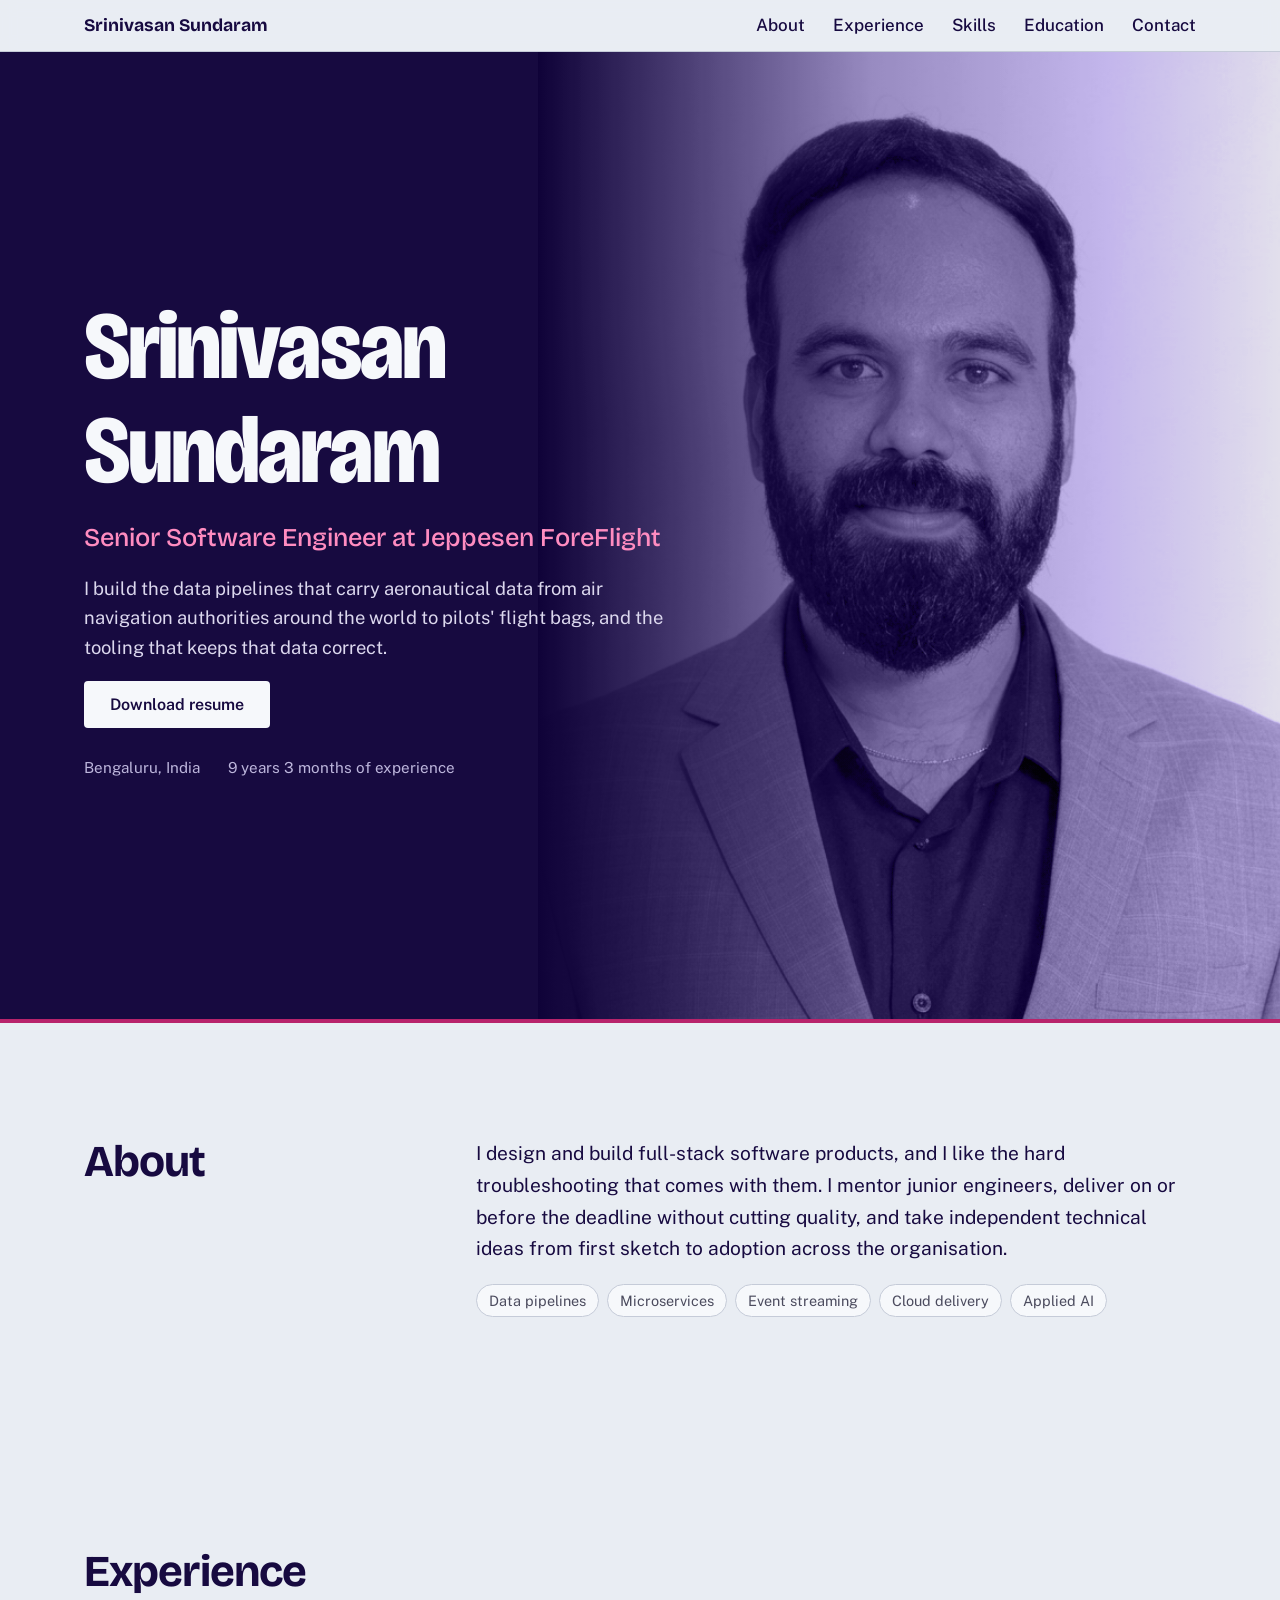
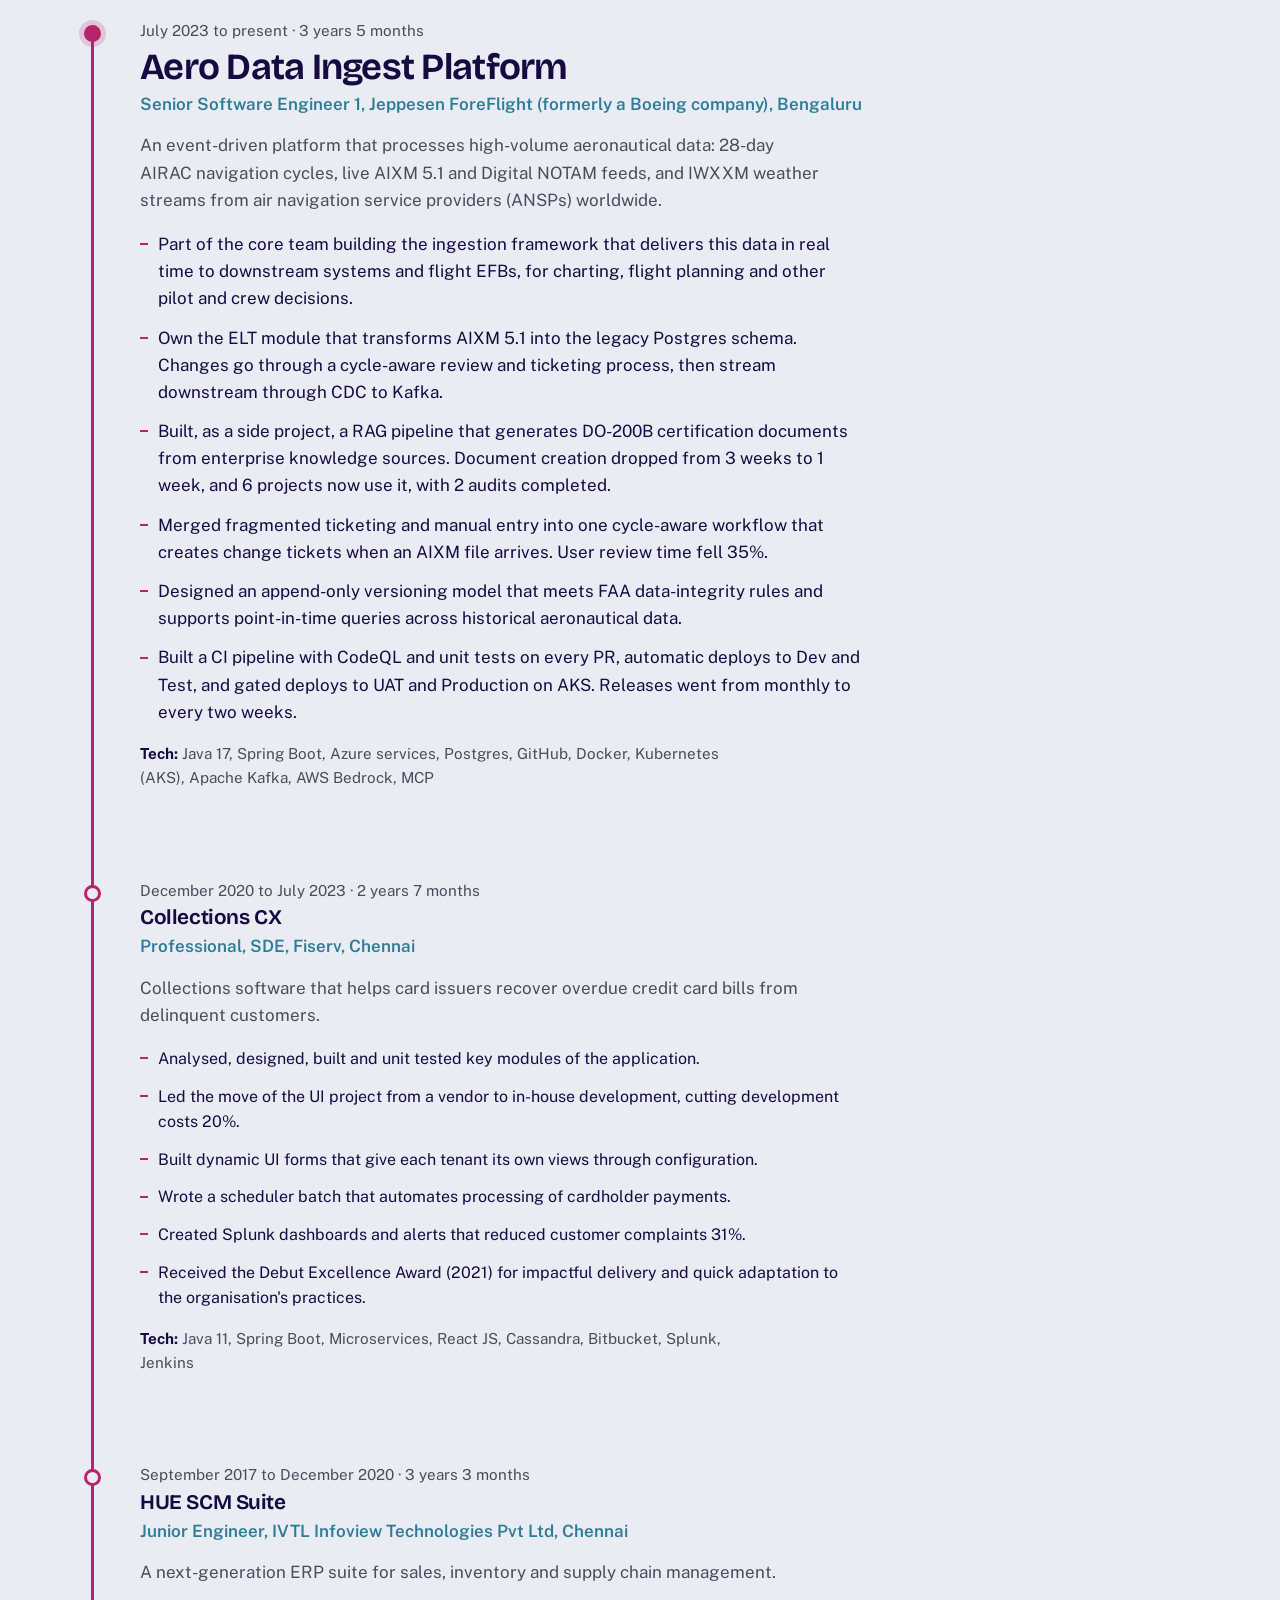
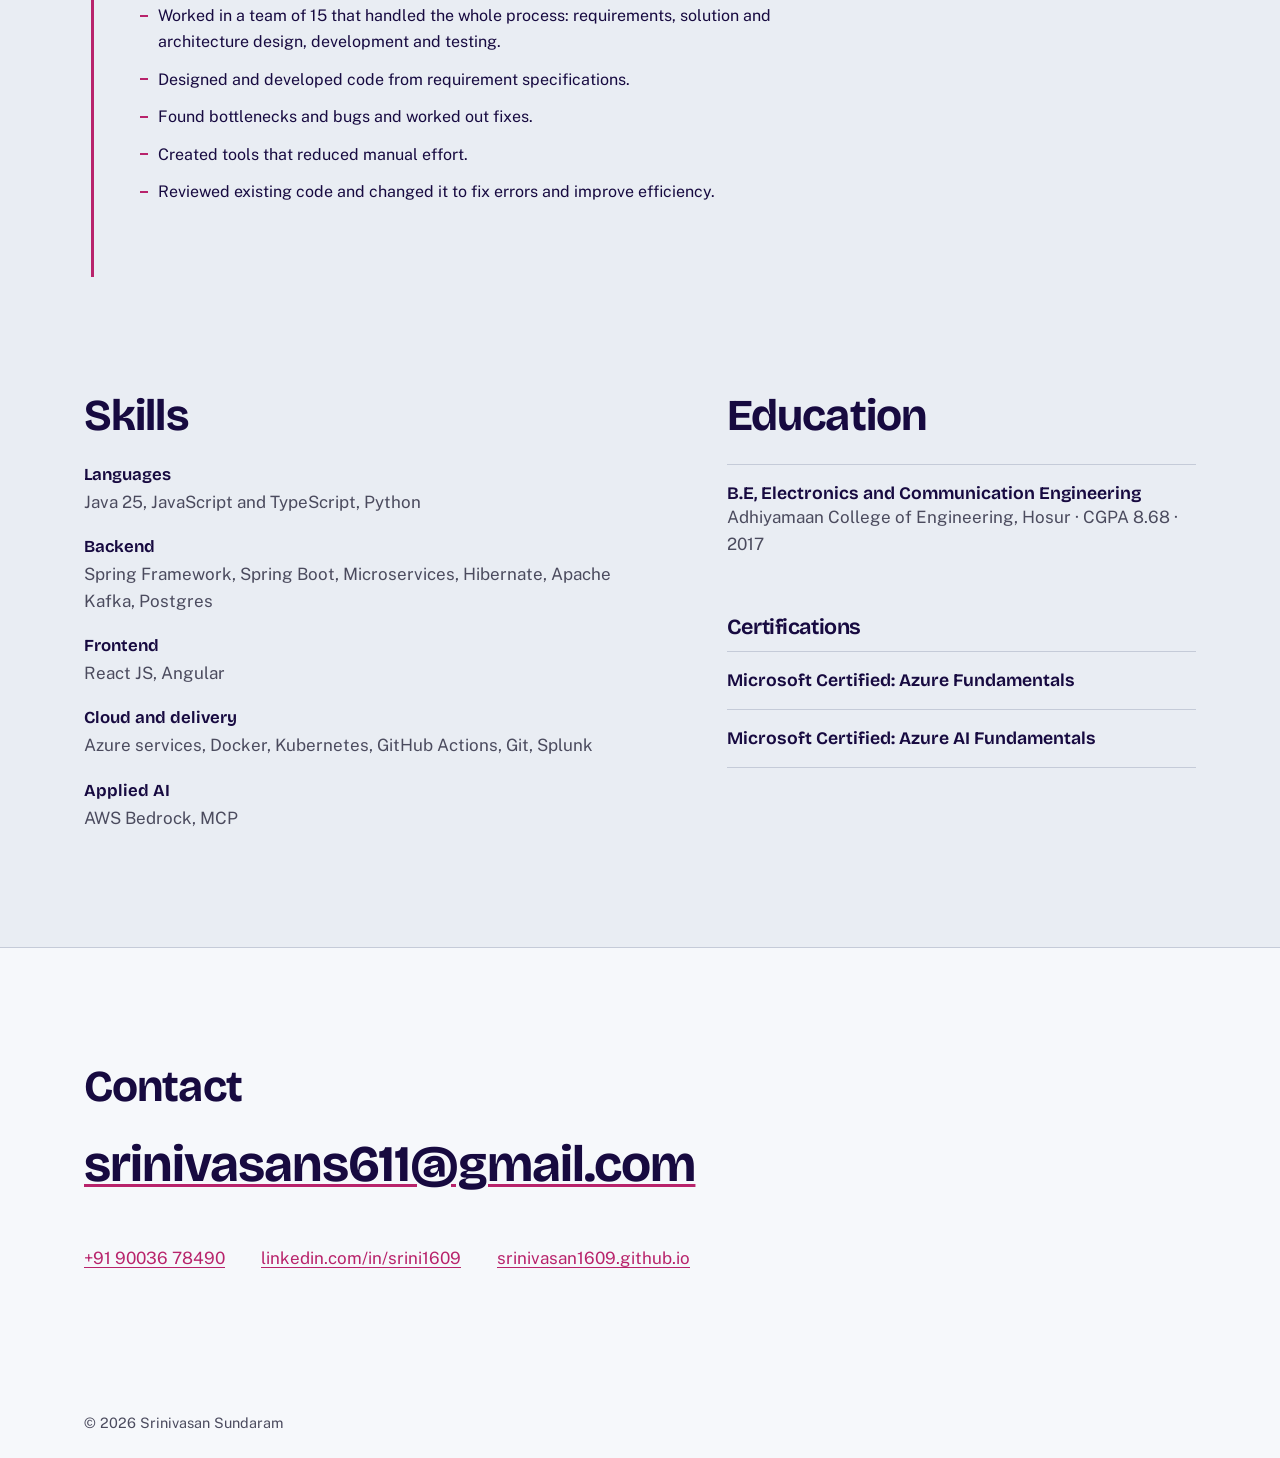
<file: index.html>
<!DOCTYPE html>
<html lang="en">
<head>
<meta charset="utf-8">
<meta name="viewport" content="width=device-width, initial-scale=1">
<title>Srinivasan Sundaram | Senior Software Engineer</title>
<meta name="description" content="Srinivasan Sundaram is a Senior Software Engineer at Jeppesen ForeFlight in Bengaluru, building aeronautical data pipelines in Java, Spring Boot, Kafka and Azure.">
<meta name="keywords" content="Java, Spring Boot, Kafka, Azure, Kubernetes, AIXM, aeronautical data, software engineer">
<meta name="author" content="Srinivasan Sundaram">
<link rel="icon" type="image/png" href="images/main-logo.png">
<link rel="preconnect" href="https://fonts.googleapis.com">
<link rel="preconnect" href="https://fonts.gstatic.com" crossorigin>
<link href="https://fonts.googleapis.com/css2?family=Bricolage+Grotesque:opsz,wdth,wght@12..96,75..100,400..800&family=Public+Sans:wght@400;500;600&display=swap" rel="stylesheet">
<link href="css/site.css" rel="stylesheet">
</head>
<body>

<header class="nav">
  <div class="wrap">
    <a class="mark" href="#top">Srinivasan Sundaram</a>
    <nav aria-label="Primary">
      <ul>
        <li><a href="#about">About</a></li>
        <li><a href="#experience">Experience</a></li>
        <li><a href="#skills">Skills</a></li>
        <li><a href="#education">Education</a></li>
        <li><a href="#contact">Contact</a></li>
      </ul>
    </nav>
  </div>
</header>

<main id="top">

<section class="hero">
  <div class="wrap">
    <div class="copy">
      <h1>Srinivasan Sundaram</h1>
      <p class="role">Senior Software Engineer at Jeppesen ForeFlight</p>
      <p class="pitch">I build the data pipelines that carry aeronautical data from air navigation authorities around the world to pilots' flight bags, and the tooling that keeps that data correct.</p>
      <a class="btn" href="https://drive.google.com/uc?export=download&amp;id=1tt1ilo6rXIN_RvAUMJY820A0bEhUsZw3">Download resume</a>
      <div class="meta">
        <span>Bengaluru, India</span>
        <span id="total-exp">9+ years of experience</span>
      </div>
    </div>

  </div>
  <div class="bg" role="img" aria-label="Portrait of Srinivasan Sundaram"></div>
</section>

<section class="about" id="about">
  <div class="wrap">
    <h2>About</h2>
    <div>
      <p>I design and build full-stack software products, and I like the hard troubleshooting that comes with them. I mentor junior engineers, deliver on or before the deadline without cutting quality, and take independent technical ideas from first sketch to adoption across the organisation.</p>
      <ul class="tags" aria-label="Focus areas">
        <li>Data pipelines</li>
        <li>Microservices</li>
        <li>Event streaming</li>
        <li>Cloud delivery</li>
        <li>Applied AI</li>
      </ul>
    </div>
  </div>
</section>

<section id="experience">
  <div class="wrap">
    <h2>Experience</h2>

    <div class="line">

      <article class="stop lead now">
        <p class="when">July 2023 to present · <span data-since="2023-07">3 years</span></p>
        <h3>Aero Data Ingest Platform</h3>
        <p class="org">Senior Software Engineer 1, Jeppesen ForeFlight (formerly a Boeing company), Bengaluru</p>
        <p class="blurb">An event-driven platform that processes high-volume aeronautical data: 28-day AIRAC navigation cycles, live AIXM 5.1 and Digital NOTAM feeds, and IWXXM weather streams from air navigation service providers (ANSPs) worldwide.</p>
        <ul class="points">
          <li>Part of the core team building the ingestion framework that delivers this data in real time to downstream systems and flight EFBs, for charting, flight planning and other pilot and crew decisions.</li>
          <li>Own the ELT module that transforms AIXM 5.1 into the legacy Postgres schema. Changes go through a cycle-aware review and ticketing process, then stream downstream through CDC to Kafka.</li>
          <li>Built, as a side project, a RAG pipeline that generates DO-200B certification documents from enterprise knowledge sources. Document creation dropped from 3 weeks to 1 week, and 6 projects now use it, with 2 audits completed.</li>
          <li>Merged fragmented ticketing and manual entry into one cycle-aware workflow that creates change tickets when an AIXM file arrives. User review time fell 35%.</li>
          <li>Designed an append-only versioning model that meets FAA data-integrity rules and supports point-in-time queries across historical aeronautical data.</li>
          <li>Built a CI pipeline with CodeQL and unit tests on every PR, automatic deploys to Dev and Test, and gated deploys to UAT and Production on AKS. Releases went from monthly to every two weeks.</li>
        </ul>
        <p class="stack"><b>Tech:</b> Java 17, Spring Boot, Azure services, Postgres, GitHub, Docker, Kubernetes (AKS), Apache Kafka, AWS Bedrock, MCP</p>
      </article>

      <article class="stop">
        <p class="when">December 2020 to July 2023 · 2 years 7 months</p>
        <h3>Collections CX</h3>
        <p class="org">Professional, SDE, Fiserv, Chennai</p>
        <p class="blurb">Collections software that helps card issuers recover overdue credit card bills from delinquent customers.</p>
        <ul class="points">
          <li>Analysed, designed, built and unit tested key modules of the application.</li>
          <li>Led the move of the UI project from a vendor to in-house development, cutting development costs 20%.</li>
          <li>Built dynamic UI forms that give each tenant its own views through configuration.</li>
          <li>Wrote a scheduler batch that automates processing of cardholder payments.</li>
          <li>Created Splunk dashboards and alerts that reduced customer complaints 31%.</li>
          <li>Received the Debut Excellence Award (2021) for impactful delivery and quick adaptation to the organisation's practices.</li>
        </ul>
        <p class="stack"><b>Tech:</b> Java 11, Spring Boot, Microservices, React JS, Cassandra, Bitbucket, Splunk, Jenkins</p>
      </article>

      <article class="stop">
        <p class="when">September 2017 to December 2020 · 3 years 3 months</p>
        <h3>HUE SCM Suite</h3>
        <p class="org">Junior Engineer, IVTL Infoview Technologies Pvt Ltd, Chennai</p>
        <p class="blurb">A next-generation ERP suite for sales, inventory and supply chain management.</p>
        <ul class="points">
          <li>Worked in a team of 15 that handled the whole process: requirements, solution and architecture design, development and testing.</li>
          <li>Designed and developed code from requirement specifications.</li>
          <li>Found bottlenecks and bugs and worked out fixes.</li>
          <li>Created tools that reduced manual effort.</li>
          <li>Reviewed existing code and changed it to fix errors and improve efficiency.</li>
        </ul>
      </article>

    </div>
  </div>
</section>

<section id="skills" style="padding-top:0">
  <div class="wrap two">
    <div class="skills">
      <h2>Skills</h2>
      <dl>
        <div><dt>Languages</dt><dd>Java 25, JavaScript and TypeScript, Python</dd></div>
        <div><dt>Backend</dt><dd>Spring Framework, Spring Boot, Microservices, Hibernate, Apache Kafka, Postgres</dd></div>
        <div><dt>Frontend</dt><dd>React JS, Angular</dd></div>
        <div><dt>Cloud and delivery</dt><dd>Azure services, Docker, Kubernetes, GitHub Actions, Git, Splunk</dd></div>
        <div><dt>Applied AI</dt><dd>AWS Bedrock, MCP</dd></div>
      </dl>
    </div>

    <div class="edu" id="education">
      <h2>Education</h2>
      <div class="item">
        <b>B.E, Electronics and Communication Engineering</b>
        <span>Adhiyamaan College of Engineering, Hosur · CGPA 8.68 · 2017</span>
      </div>
      <h3 style="margin:40px 0 12px">Certifications</h3>
      <div class="item"><b>Microsoft Certified: Azure Fundamentals</b></div>
      <div class="item"><b>Microsoft Certified: Azure AI Fundamentals</b></div>
    </div>
  </div>
</section>

<section class="contact" id="contact">
  <div class="wrap">
    <h2>Contact</h2>
    <p class="big"><a href="mailto:srinivasans611@gmail.com">srinivasans611@gmail.com</a></p>
    <ul>
      <li><a href="tel:+919003678490">+91 90036 78490</a></li>
      <li><a href="https://www.linkedin.com/in/srini1609">linkedin.com/in/srini1609</a></li>
      <li><a href="https://srinivasan1609.github.io">srinivasan1609.github.io</a></li>
    </ul>
  </div>
</section>

</main>

<footer>
  <div class="wrap">&copy; <span id="yr">2026</span> Srinivasan Sundaram</div>
</footer>

<script>
(function () {
  var now = new Date();

  function span(from) {
    var m = (now.getFullYear() - from[0]) * 12 + (now.getMonth() + 1 - from[1]);
    var y = Math.floor(m / 12), mo = m % 12, out = [];
    if (y) out.push(y + (y === 1 ? " year" : " years"));
    if (mo) out.push(mo + (mo === 1 ? " month" : " months"));
    return out.join(" ") || "1 month";
  }
  document.getElementById("total-exp").textContent = span([2017, 9]) + " of experience";
  var s = document.querySelector("[data-since]");
  if (s) s.textContent = span(s.getAttribute("data-since").split("-").map(Number));
  document.getElementById("yr").textContent = now.getFullYear();
})();
</script>
</body>
</html>
</file>
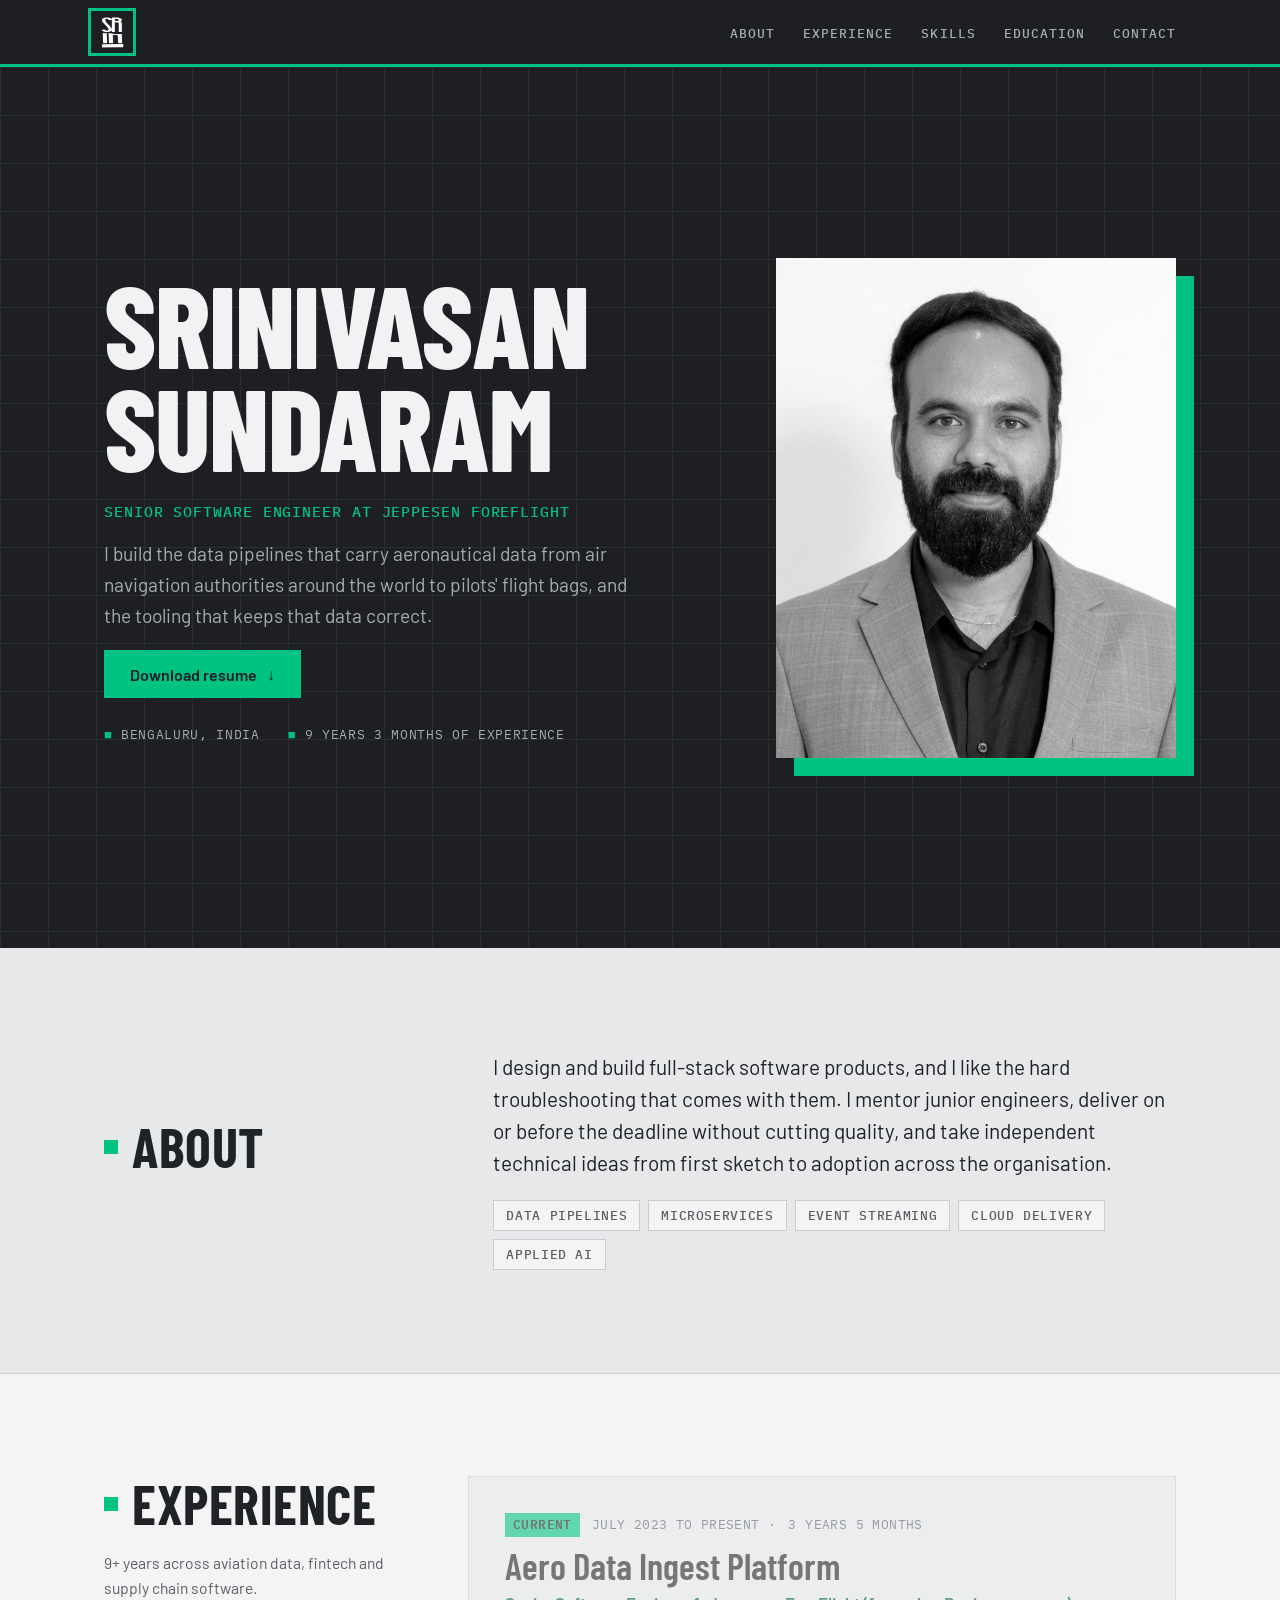
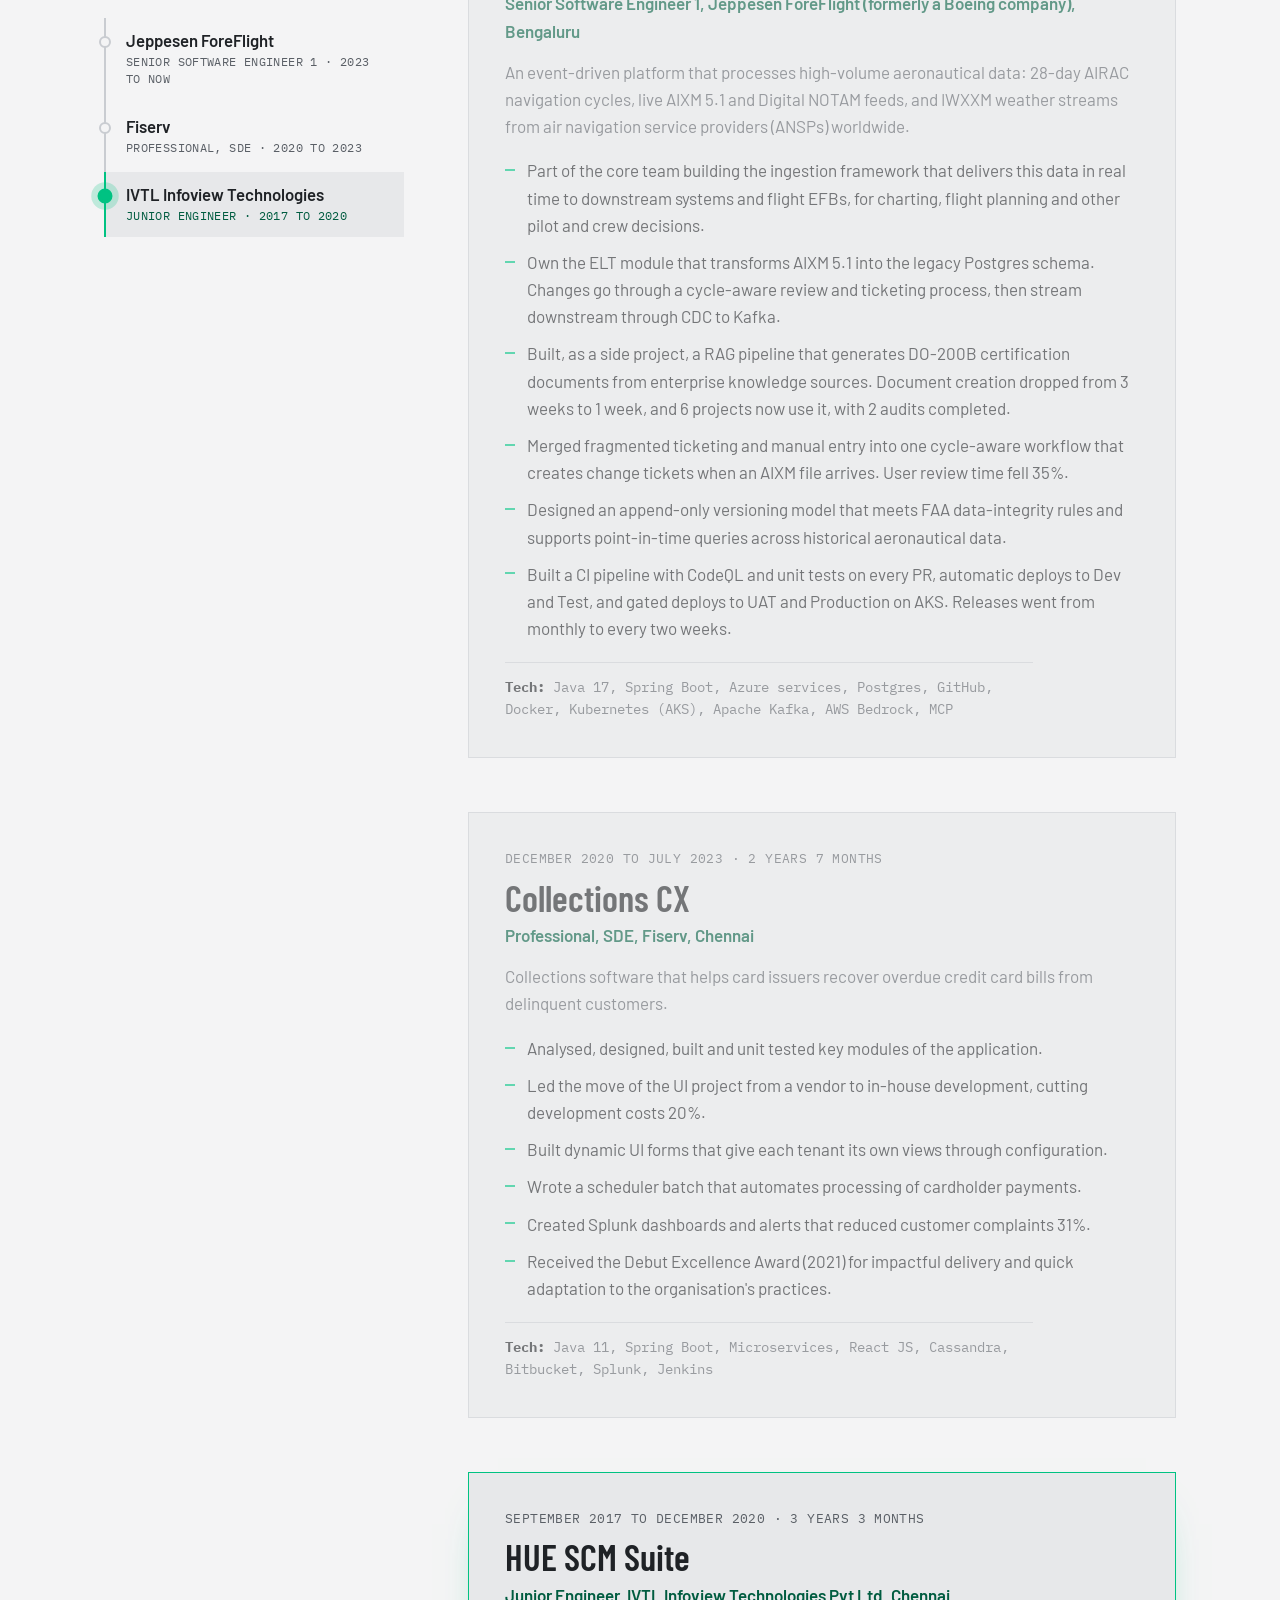
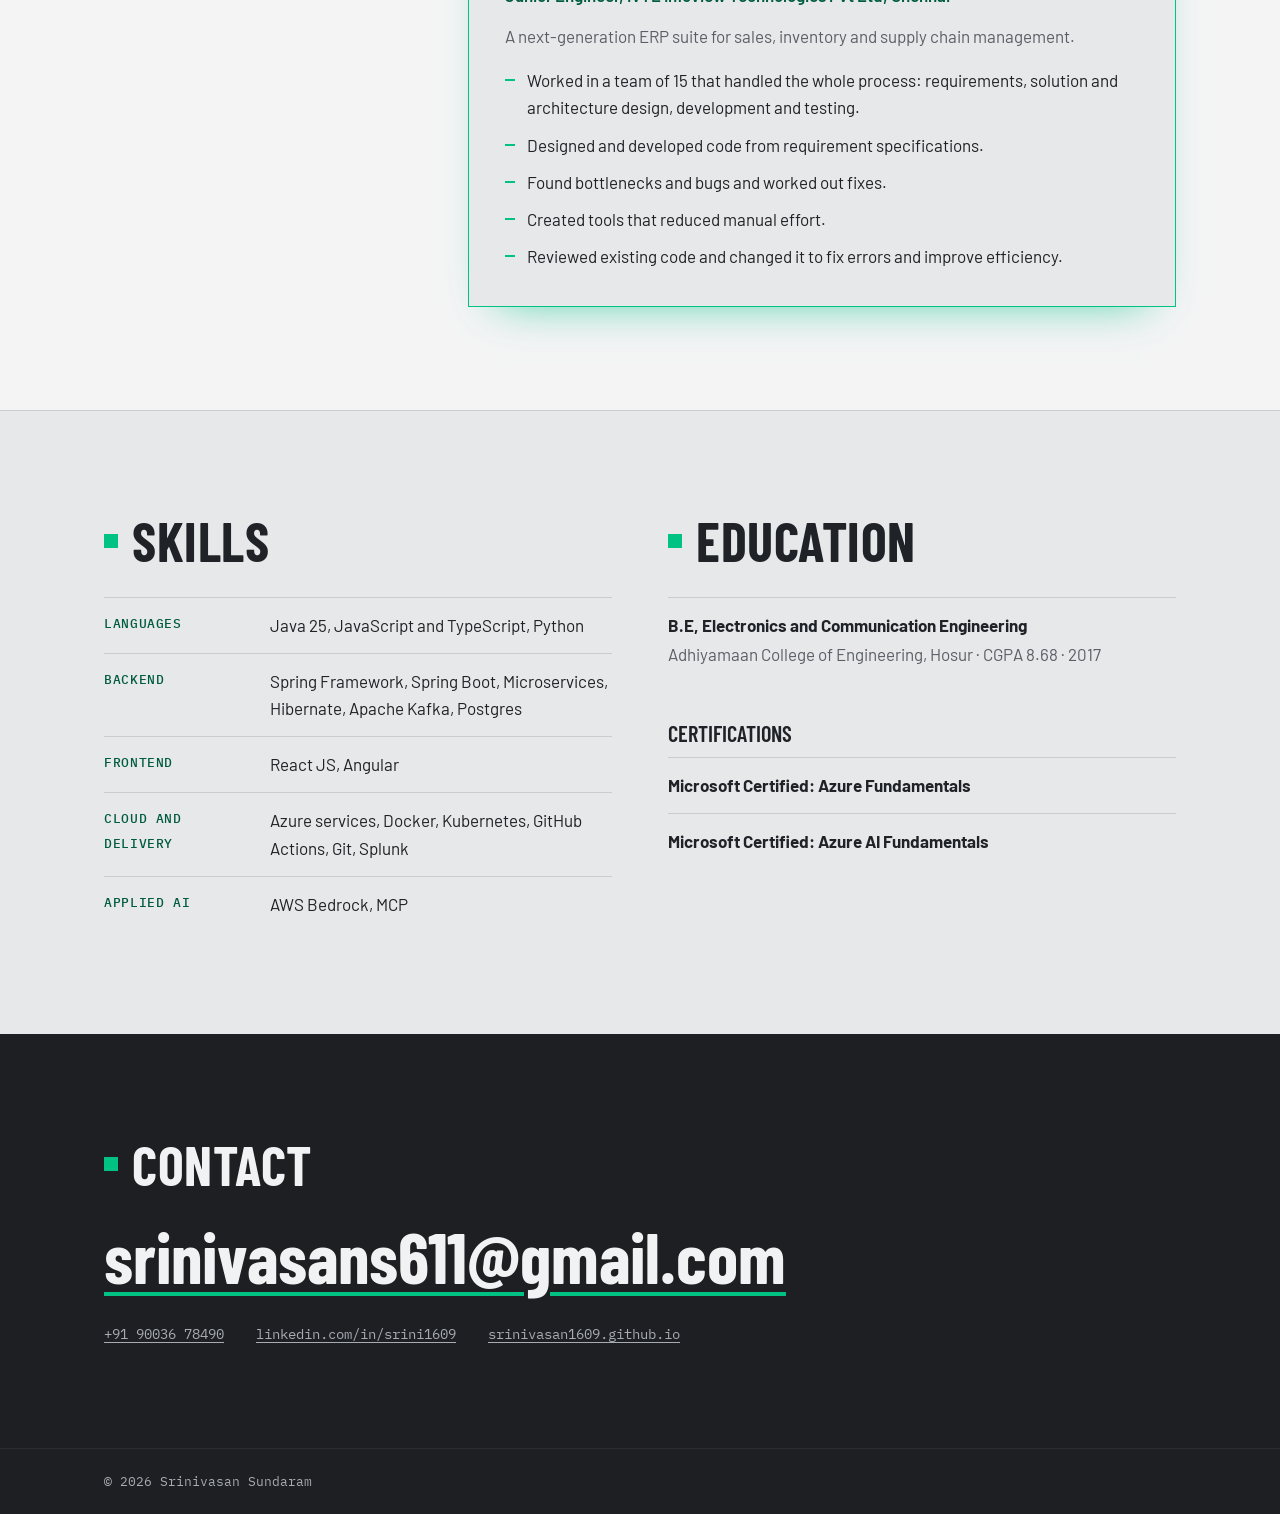
<file: designs/graphite-green.html>
<!DOCTYPE html>
<html lang="en">
<head>
<meta charset="utf-8">
<meta name="viewport" content="width=device-width, initial-scale=1">
<title>Srinivasan Sundaram | Graphite and Green design</title>
<meta name="robots" content="noindex">
<meta name="description" content="Srinivasan Sundaram is a Senior Software Engineer at Jeppesen ForeFlight in Bengaluru, building aeronautical data pipelines in Java, Spring Boot, Kafka and Azure.">
<meta name="keywords" content="Java, Spring Boot, Kafka, Azure, Kubernetes, AIXM, aeronautical data, software engineer">
<meta name="author" content="Srinivasan Sundaram">
<link rel="icon" type="image/png" href="../images/main-logo.png">
<link rel="preconnect" href="https://fonts.googleapis.com">
<link rel="preconnect" href="https://fonts.gstatic.com" crossorigin>
<link href="https://fonts.googleapis.com/css2?family=Barlow+Condensed:wght@500;600;700;800&family=Barlow:wght@400;500;600&family=IBM+Plex+Mono:wght@400;500;600&display=swap" rel="stylesheet">
<link href="../css/designs/graphite-green.css" rel="stylesheet">
</head>
<body>

<header class="nav">
  <div class="wrap">
    <a class="mark" href="#top"><img src="../images/logo-1.png" alt="Srinivasan Sundaram" width="200" height="200"></a>
    <nav aria-label="Primary">
      <ul>
        <li><a href="#about">About</a></li>
        <li><a href="#experience">Experience</a></li>
        <li><a href="#skills">Skills</a></li>
        <li><a href="#education">Education</a></li>
        <li><a href="#contact">Contact</a></li>
      </ul>
    </nav>
  </div>
</header>

<main id="top">

<section class="hero">
  <div class="wrap">
    <div class="copy">
      <h1>Srinivasan Sundaram</h1>
      <p class="role">Senior Software Engineer at Jeppesen ForeFlight</p>
      <p class="pitch">I build the data pipelines that carry aeronautical data from air navigation authorities around the world to pilots' flight bags, and the tooling that keeps that data correct.</p>
      <a class="btn" href="https://drive.google.com/uc?export=download&amp;id=1tt1ilo6rXIN_RvAUMJY820A0bEhUsZw3">Download resume</a>
      <div class="meta">
        <span>Bengaluru, India</span>
        <span id="total-exp">9+ years of experience</span>
      </div>
    </div>

  </div>
  <div class="bg" role="img" aria-label="Portrait of Srinivasan Sundaram"></div>
</section>

<section class="about" id="about">
  <div class="wrap">
    <h2>About</h2>
    <div>
      <p>I design and build full-stack software products, and I like the hard troubleshooting that comes with them. I mentor junior engineers, deliver on or before the deadline without cutting quality, and take independent technical ideas from first sketch to adoption across the organisation.</p>
      <ul class="tags" aria-label="Focus areas">
        <li>Data pipelines</li>
        <li>Microservices</li>
        <li>Event streaming</li>
        <li>Cloud delivery</li>
        <li>Applied AI</li>
      </ul>
    </div>
  </div>
</section>

<section id="experience">
  <div class="wrap">
    <div class="exp">
    <aside class="exp-nav">
      <h2>Experience</h2>
      <p class="exp-sum"><span id="exp-total">9+ years</span> across aviation data, fintech and supply chain software.</p>
      <ol class="roles" aria-label="Roles">
        <li><a href="#role-jeppesen" data-role="role-jeppesen"><b>Jeppesen ForeFlight</b><span>Senior Software Engineer 1 · 2023 to now</span></a></li>
        <li><a href="#role-fiserv" data-role="role-fiserv"><b>Fiserv</b><span>Professional, SDE · 2020 to 2023</span></a></li>
        <li><a href="#role-ivtl" data-role="role-ivtl"><b>IVTL Infoview Technologies</b><span>Junior Engineer · 2017 to 2020</span></a></li>
      </ol>
    </aside>

    <div class="line">

      <article class="stop lead now" id="role-jeppesen">
        <p class="when">July 2023 to present · <span data-since="2023-07">3 years</span></p>
        <h3>Aero Data Ingest Platform</h3>
        <p class="org">Senior Software Engineer 1, Jeppesen ForeFlight (formerly a Boeing company), Bengaluru</p>
        <p class="blurb">An event-driven platform that processes high-volume aeronautical data: 28-day AIRAC navigation cycles, live AIXM 5.1 and Digital NOTAM feeds, and IWXXM weather streams from air navigation service providers (ANSPs) worldwide.</p>
        <ul class="points">
          <li>Part of the core team building the ingestion framework that delivers this data in real time to downstream systems and flight EFBs, for charting, flight planning and other pilot and crew decisions.</li>
          <li>Own the ELT module that transforms AIXM 5.1 into the legacy Postgres schema. Changes go through a cycle-aware review and ticketing process, then stream downstream through CDC to Kafka.</li>
          <li>Built, as a side project, a RAG pipeline that generates DO-200B certification documents from enterprise knowledge sources. Document creation dropped from 3 weeks to 1 week, and 6 projects now use it, with 2 audits completed.</li>
          <li>Merged fragmented ticketing and manual entry into one cycle-aware workflow that creates change tickets when an AIXM file arrives. User review time fell 35%.</li>
          <li>Designed an append-only versioning model that meets FAA data-integrity rules and supports point-in-time queries across historical aeronautical data.</li>
          <li>Built a CI pipeline with CodeQL and unit tests on every PR, automatic deploys to Dev and Test, and gated deploys to UAT and Production on AKS. Releases went from monthly to every two weeks.</li>
        </ul>
        <p class="stack"><b>Tech:</b> Java 17, Spring Boot, Azure services, Postgres, GitHub, Docker, Kubernetes (AKS), Apache Kafka, AWS Bedrock, MCP</p>
      </article>

      <article class="stop" id="role-fiserv">
        <p class="when">December 2020 to July 2023 · 2 years 7 months</p>
        <h3>Collections CX</h3>
        <p class="org">Professional, SDE, Fiserv, Chennai</p>
        <p class="blurb">Collections software that helps card issuers recover overdue credit card bills from delinquent customers.</p>
        <ul class="points">
          <li>Analysed, designed, built and unit tested key modules of the application.</li>
          <li>Led the move of the UI project from a vendor to in-house development, cutting development costs 20%.</li>
          <li>Built dynamic UI forms that give each tenant its own views through configuration.</li>
          <li>Wrote a scheduler batch that automates processing of cardholder payments.</li>
          <li>Created Splunk dashboards and alerts that reduced customer complaints 31%.</li>
          <li>Received the Debut Excellence Award (2021) for impactful delivery and quick adaptation to the organisation's practices.</li>
        </ul>
        <p class="stack"><b>Tech:</b> Java 11, Spring Boot, Microservices, React JS, Cassandra, Bitbucket, Splunk, Jenkins</p>
      </article>

      <article class="stop" id="role-ivtl">
        <p class="when">September 2017 to December 2020 · 3 years 3 months</p>
        <h3>HUE SCM Suite</h3>
        <p class="org">Junior Engineer, IVTL Infoview Technologies Pvt Ltd, Chennai</p>
        <p class="blurb">A next-generation ERP suite for sales, inventory and supply chain management.</p>
        <ul class="points">
          <li>Worked in a team of 15 that handled the whole process: requirements, solution and architecture design, development and testing.</li>
          <li>Designed and developed code from requirement specifications.</li>
          <li>Found bottlenecks and bugs and worked out fixes.</li>
          <li>Created tools that reduced manual effort.</li>
          <li>Reviewed existing code and changed it to fix errors and improve efficiency.</li>
        </ul>
      </article>

    </div>
    </div>
  </div>
</section>

<section id="skills" style="padding-top:0">
  <div class="wrap two">
    <div class="skills">
      <h2>Skills</h2>
      <dl>
        <div><dt>Languages</dt><dd>Java 25, JavaScript and TypeScript, Python</dd></div>
        <div><dt>Backend</dt><dd>Spring Framework, Spring Boot, Microservices, Hibernate, Apache Kafka, Postgres</dd></div>
        <div><dt>Frontend</dt><dd>React JS, Angular</dd></div>
        <div><dt>Cloud and delivery</dt><dd>Azure services, Docker, Kubernetes, GitHub Actions, Git, Splunk</dd></div>
        <div><dt>Applied AI</dt><dd>AWS Bedrock, MCP</dd></div>
      </dl>
    </div>

    <div class="edu" id="education">
      <h2>Education</h2>
      <div class="item">
        <b>B.E, Electronics and Communication Engineering</b>
        <span>Adhiyamaan College of Engineering, Hosur · CGPA 8.68 · 2017</span>
      </div>
      <h3 style="margin:40px 0 12px">Certifications</h3>
      <div class="item"><b>Microsoft Certified: Azure Fundamentals</b></div>
      <div class="item"><b>Microsoft Certified: Azure AI Fundamentals</b></div>
    </div>
  </div>
</section>

<section class="contact" id="contact">
  <div class="wrap">
    <h2>Contact</h2>
    <p class="big"><a href="mailto:srinivasans611@gmail.com">srinivasans611@gmail.com</a></p>
    <ul>
      <li><a href="tel:+919003678490">+91 90036 78490</a></li>
      <li><a href="https://www.linkedin.com/in/srini1609">linkedin.com/in/srini1609</a></li>
      <li><a href="https://srinivasan1609.github.io">srinivasan1609.github.io</a></li>
    </ul>
  </div>
</section>

</main>

<footer>
  <div class="wrap">&copy; <span id="yr">2026</span> Srinivasan Sundaram</div>
</footer>

<script>
(function () {
  var now = new Date();

  function span(from) {
    var m = (now.getFullYear() - from[0]) * 12 + (now.getMonth() + 1 - from[1]);
    var y = Math.floor(m / 12), mo = m % 12, out = [];
    if (y) out.push(y + (y === 1 ? " year" : " years"));
    if (mo) out.push(mo + (mo === 1 ? " month" : " months"));
    return out.join(" ") || "1 month";
  }
  document.getElementById("total-exp").textContent = span([2017, 9]) + " of experience";
  var s = document.querySelector("[data-since]");
  if (s) s.textContent = span(s.getAttribute("data-since").split("-").map(Number));
  document.getElementById("yr").textContent = now.getFullYear();
  var tot = document.getElementById("exp-total");
  if (tot) tot.textContent = span([2017, 9]).split(" ")[0] + "+ years";

  /* experience: highlight the role being read, jump on click */
  var links = [].slice.call(document.querySelectorAll(".roles a"));
  var cards = links.map(function (a) { return document.getElementById(a.getAttribute("data-role")); });
  var reduce = window.matchMedia("(prefers-reduced-motion: reduce)").matches;
  function setActive(id) {
    links.forEach(function (a, i) {
      var on = a.getAttribute("data-role") === id;
      if (on) a.setAttribute("aria-current", "true"); else a.removeAttribute("aria-current");
      cards[i].classList.toggle("is-active", on);
      if (on && a.parentNode.parentNode.scrollWidth > a.parentNode.parentNode.clientWidth) {
        a.parentNode.parentNode.scrollTo({ left: a.parentNode.offsetLeft - 16, behavior: reduce ? "auto" : "smooth" });
      }
    });
  }
  links.forEach(function (a) {
    a.addEventListener("click", function (e) {
      e.preventDefault();
      var el = document.getElementById(a.getAttribute("data-role"));
      el.scrollIntoView({ behavior: reduce ? "auto" : "smooth", block: "start" });
      setActive(el.id);
    });
  });
  setActive("role-jeppesen");
  if ("IntersectionObserver" in window) {
    var io = new IntersectionObserver(function (es) {
      es.forEach(function (e) { if (e.isIntersecting) setActive(e.target.id); });
    }, { rootMargin: "-40% 0px -55% 0px" });
    cards.forEach(function (c) { io.observe(c); });
    if (!reduce) {
      var ro = new IntersectionObserver(function (es, o) {
        es.forEach(function (e) { if (e.isIntersecting) { e.target.classList.add("rise"); o.unobserve(e.target); } });
      }, { rootMargin: "0px 0px -10% 0px" });
      cards.forEach(function (c) { if (c.getBoundingClientRect().top > window.innerHeight) ro.observe(c); });
    }
  }
})();
</script>
</body>
</html>
</file>
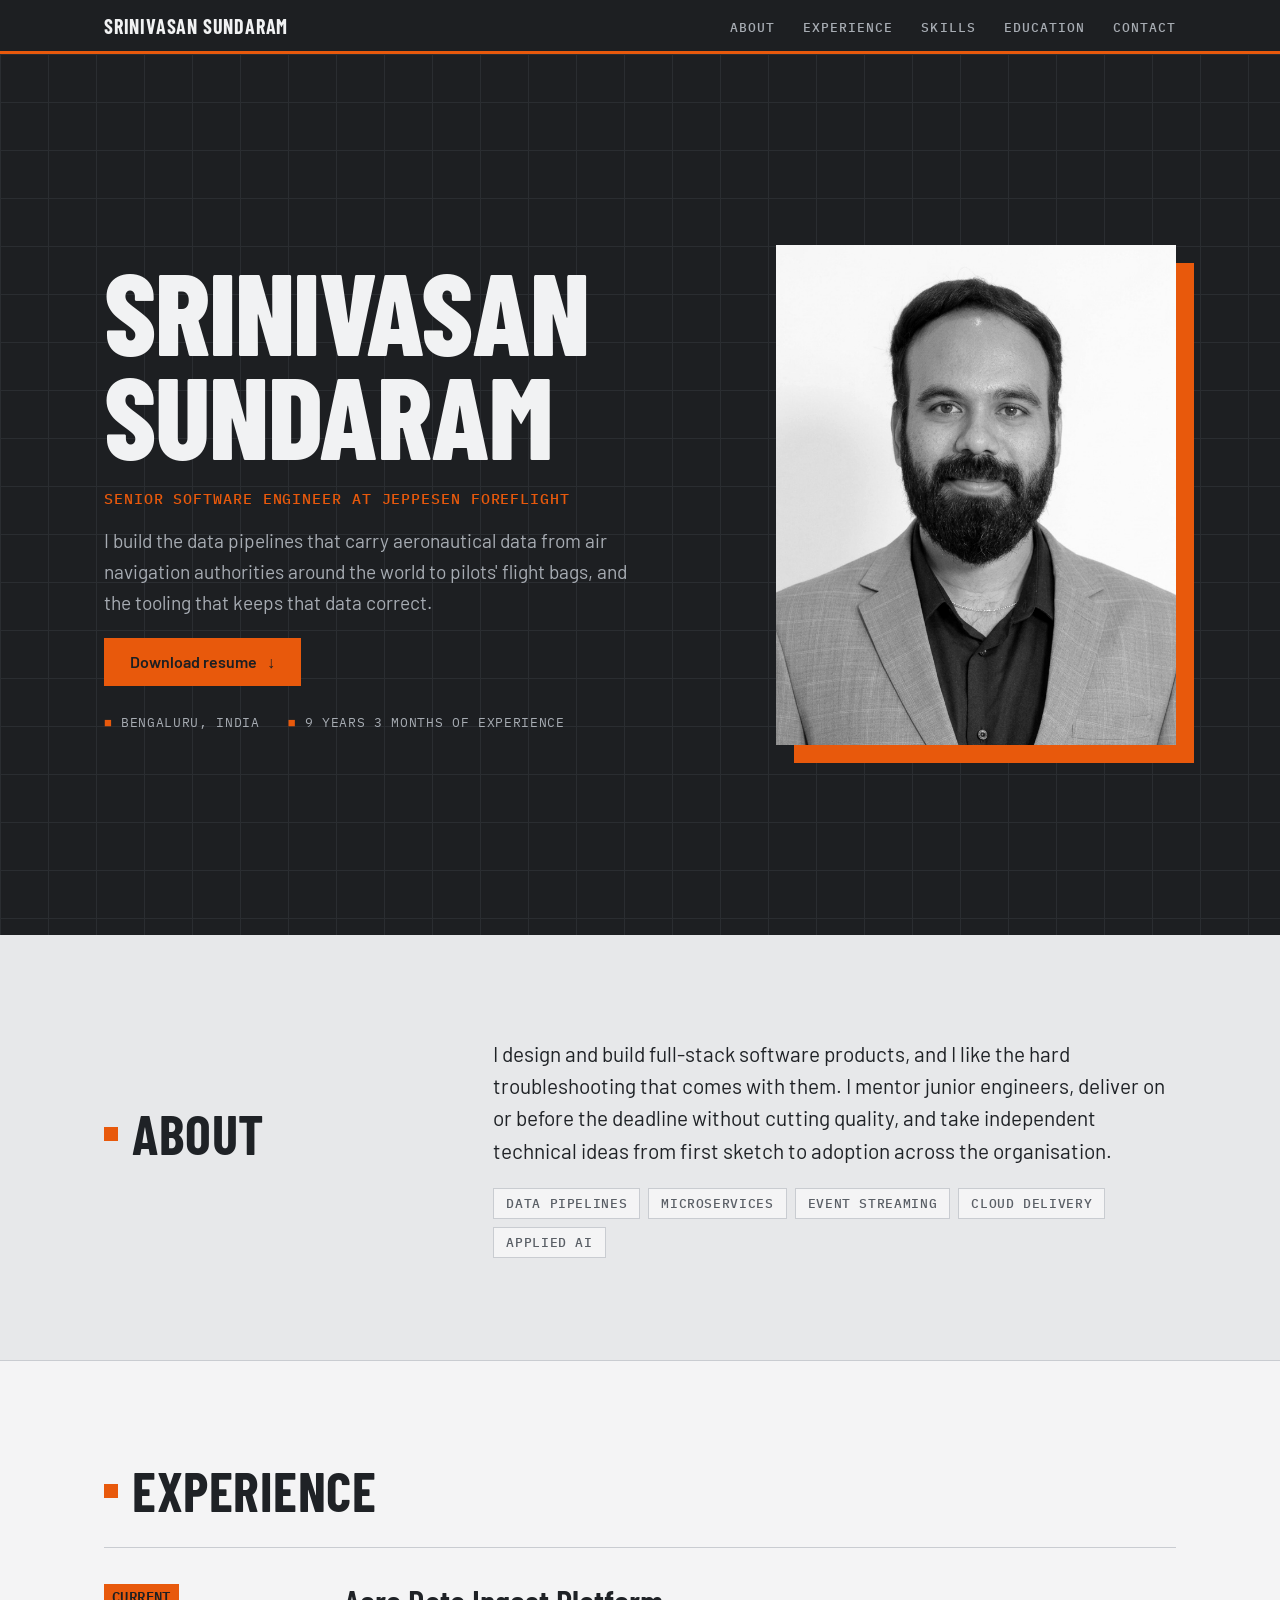
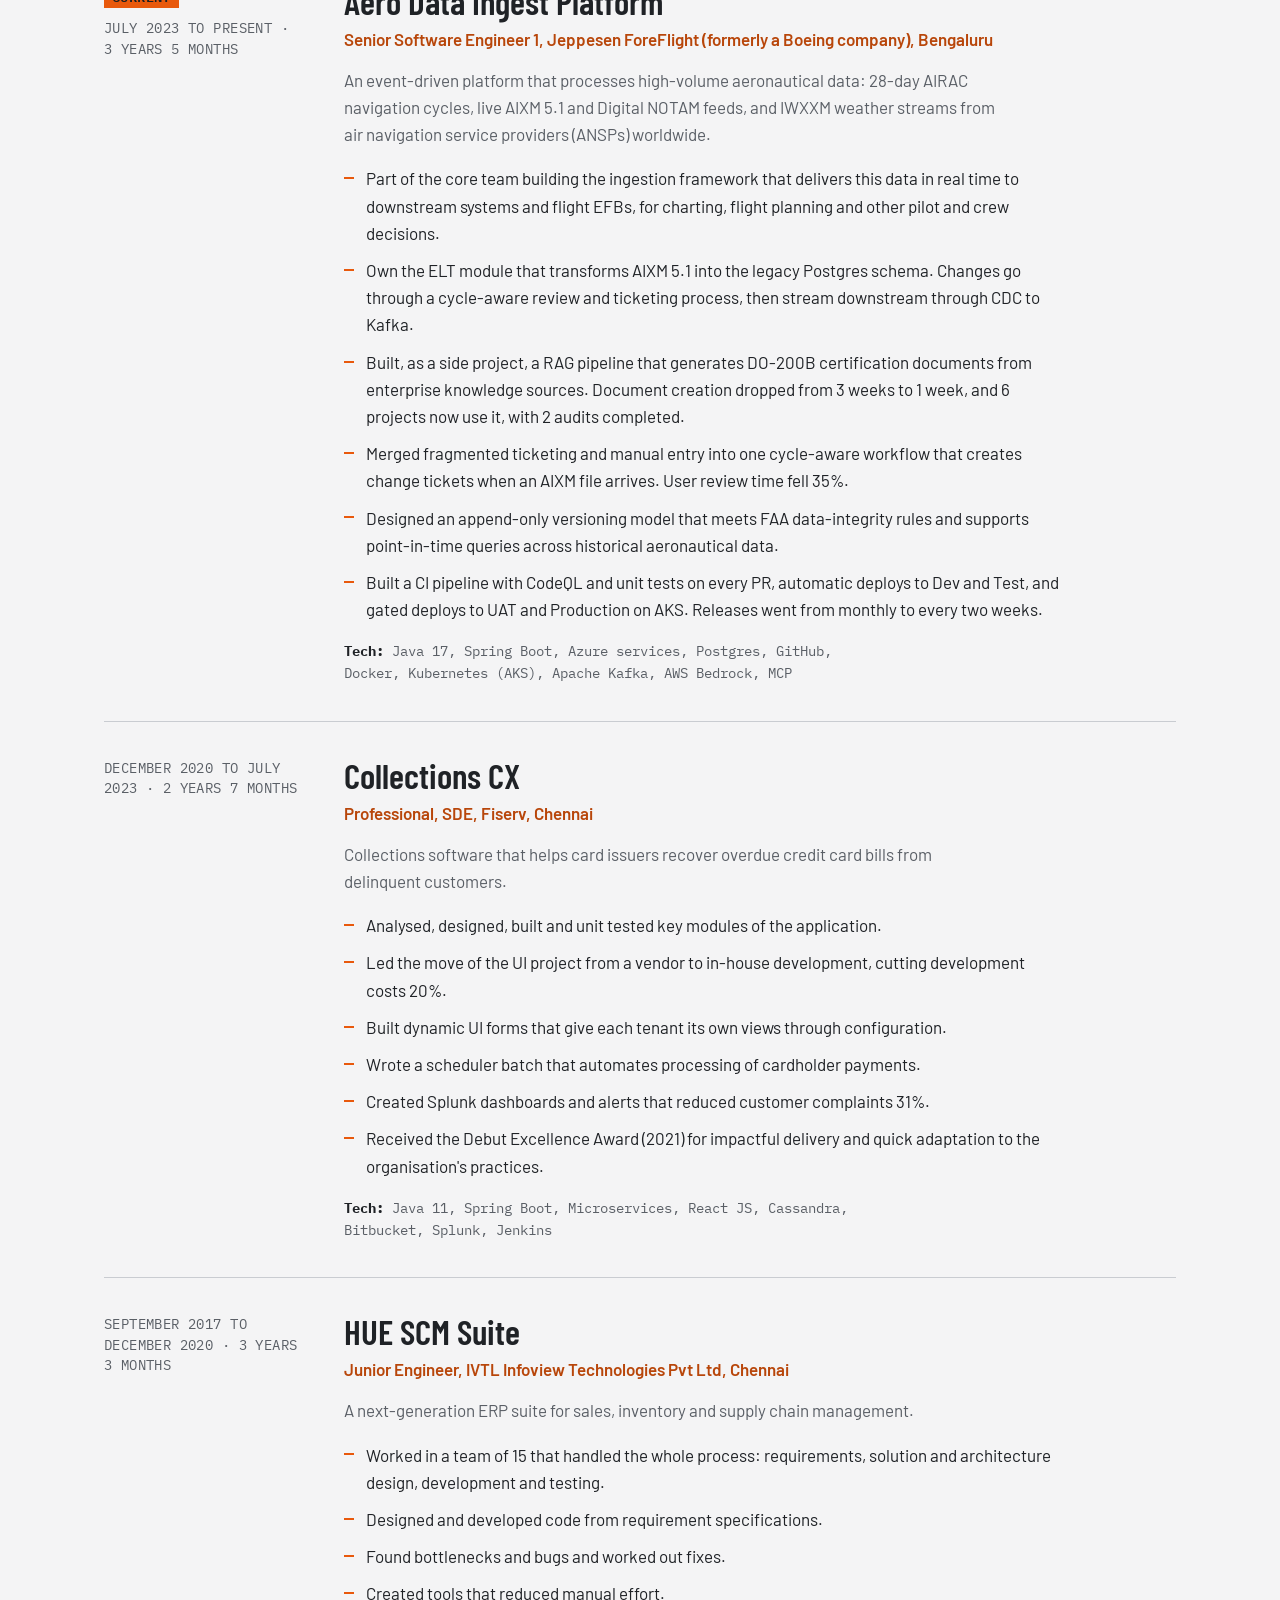
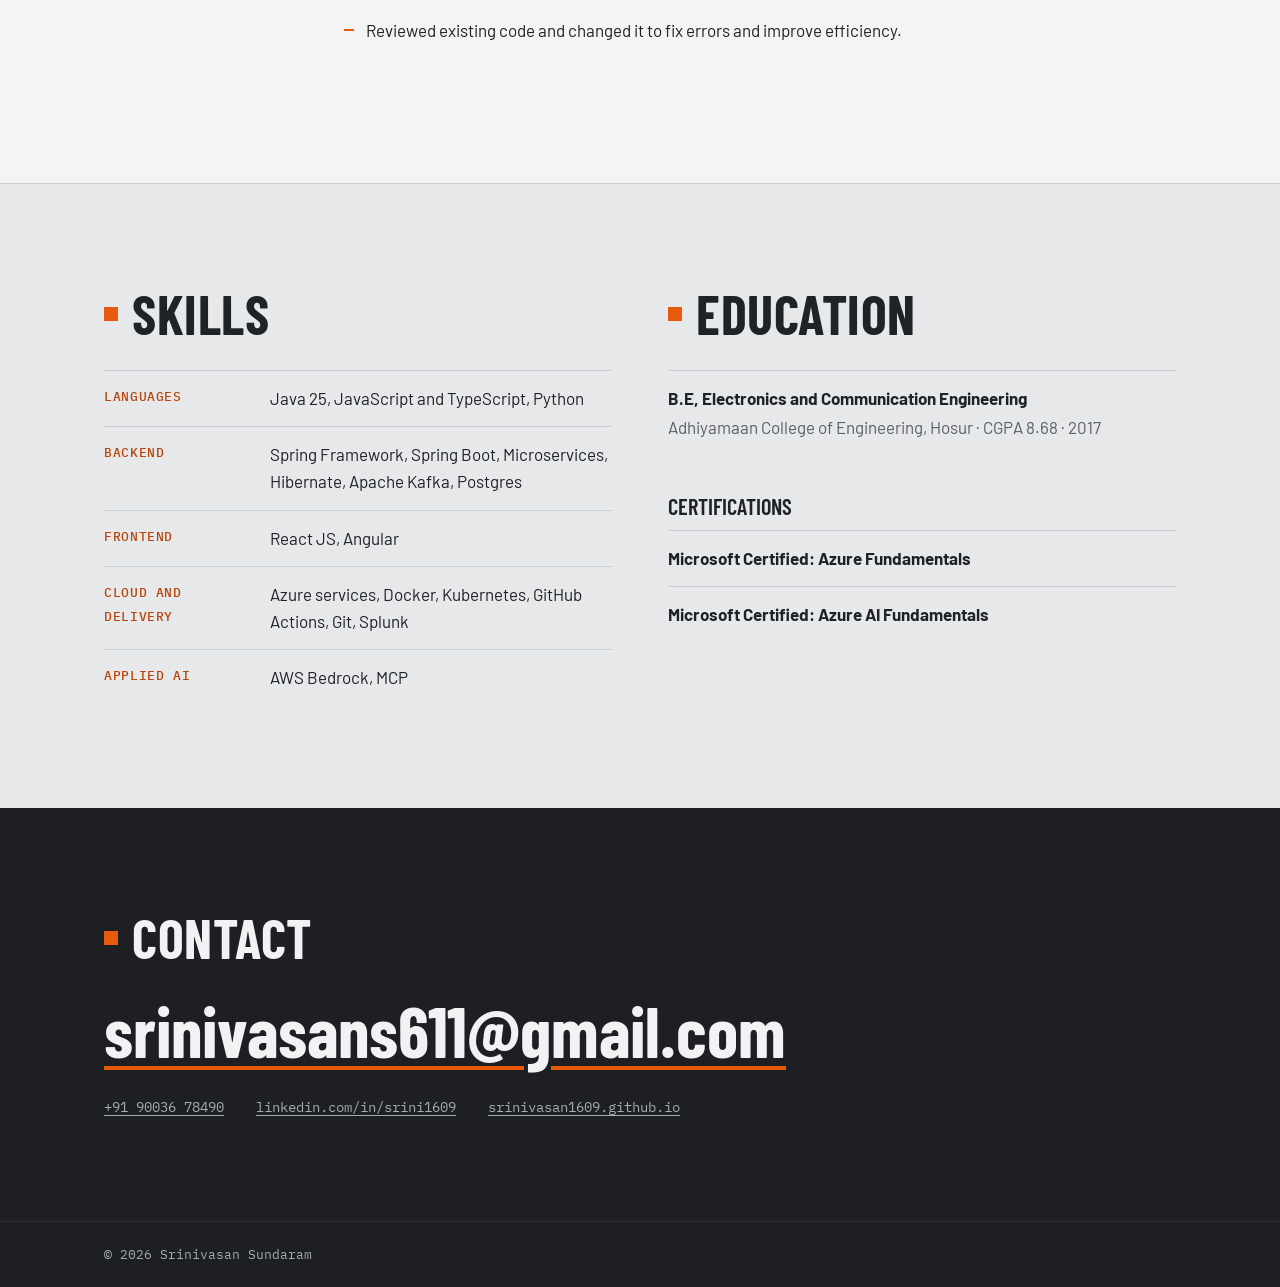
<file: designs/graphite-orange.html>
<!DOCTYPE html>
<html lang="en">
<head>
<meta charset="utf-8">
<meta name="viewport" content="width=device-width, initial-scale=1">
<title>Srinivasan Sundaram | Graphite and Orange design</title>
<meta name="robots" content="noindex">
<meta name="description" content="Srinivasan Sundaram is a Senior Software Engineer at Jeppesen ForeFlight in Bengaluru, building aeronautical data pipelines in Java, Spring Boot, Kafka and Azure.">
<meta name="keywords" content="Java, Spring Boot, Kafka, Azure, Kubernetes, AIXM, aeronautical data, software engineer">
<meta name="author" content="Srinivasan Sundaram">
<link rel="icon" type="image/png" href="../images/main-logo.png">
<link rel="preconnect" href="https://fonts.googleapis.com">
<link rel="preconnect" href="https://fonts.gstatic.com" crossorigin>
<link href="https://fonts.googleapis.com/css2?family=Barlow+Condensed:wght@500;600;700;800&family=Barlow:wght@400;500;600&family=IBM+Plex+Mono:wght@400;500;600&display=swap" rel="stylesheet">
<link href="../css/designs/graphite-orange.css" rel="stylesheet">
</head>
<body>

<header class="nav">
  <div class="wrap">
    <a class="mark" href="#top">Srinivasan Sundaram</a>
    <nav aria-label="Primary">
      <ul>
        <li><a href="#about">About</a></li>
        <li><a href="#experience">Experience</a></li>
        <li><a href="#skills">Skills</a></li>
        <li><a href="#education">Education</a></li>
        <li><a href="#contact">Contact</a></li>
      </ul>
    </nav>
  </div>
</header>

<main id="top">

<section class="hero">
  <div class="wrap">
    <div class="copy">
      <h1>Srinivasan Sundaram</h1>
      <p class="role">Senior Software Engineer at Jeppesen ForeFlight</p>
      <p class="pitch">I build the data pipelines that carry aeronautical data from air navigation authorities around the world to pilots' flight bags, and the tooling that keeps that data correct.</p>
      <a class="btn" href="https://drive.google.com/uc?export=download&amp;id=1tt1ilo6rXIN_RvAUMJY820A0bEhUsZw3">Download resume</a>
      <div class="meta">
        <span>Bengaluru, India</span>
        <span id="total-exp">9+ years of experience</span>
      </div>
    </div>

  </div>
  <div class="bg" role="img" aria-label="Portrait of Srinivasan Sundaram"></div>
</section>

<section class="about" id="about">
  <div class="wrap">
    <h2>About</h2>
    <div>
      <p>I design and build full-stack software products, and I like the hard troubleshooting that comes with them. I mentor junior engineers, deliver on or before the deadline without cutting quality, and take independent technical ideas from first sketch to adoption across the organisation.</p>
      <ul class="tags" aria-label="Focus areas">
        <li>Data pipelines</li>
        <li>Microservices</li>
        <li>Event streaming</li>
        <li>Cloud delivery</li>
        <li>Applied AI</li>
      </ul>
    </div>
  </div>
</section>

<section id="experience">
  <div class="wrap">
    <h2>Experience</h2>

    <div class="line">

      <article class="stop lead now">
        <p class="when">July 2023 to present · <span data-since="2023-07">3 years</span></p>
        <h3>Aero Data Ingest Platform</h3>
        <p class="org">Senior Software Engineer 1, Jeppesen ForeFlight (formerly a Boeing company), Bengaluru</p>
        <p class="blurb">An event-driven platform that processes high-volume aeronautical data: 28-day AIRAC navigation cycles, live AIXM 5.1 and Digital NOTAM feeds, and IWXXM weather streams from air navigation service providers (ANSPs) worldwide.</p>
        <ul class="points">
          <li>Part of the core team building the ingestion framework that delivers this data in real time to downstream systems and flight EFBs, for charting, flight planning and other pilot and crew decisions.</li>
          <li>Own the ELT module that transforms AIXM 5.1 into the legacy Postgres schema. Changes go through a cycle-aware review and ticketing process, then stream downstream through CDC to Kafka.</li>
          <li>Built, as a side project, a RAG pipeline that generates DO-200B certification documents from enterprise knowledge sources. Document creation dropped from 3 weeks to 1 week, and 6 projects now use it, with 2 audits completed.</li>
          <li>Merged fragmented ticketing and manual entry into one cycle-aware workflow that creates change tickets when an AIXM file arrives. User review time fell 35%.</li>
          <li>Designed an append-only versioning model that meets FAA data-integrity rules and supports point-in-time queries across historical aeronautical data.</li>
          <li>Built a CI pipeline with CodeQL and unit tests on every PR, automatic deploys to Dev and Test, and gated deploys to UAT and Production on AKS. Releases went from monthly to every two weeks.</li>
        </ul>
        <p class="stack"><b>Tech:</b> Java 17, Spring Boot, Azure services, Postgres, GitHub, Docker, Kubernetes (AKS), Apache Kafka, AWS Bedrock, MCP</p>
      </article>

      <article class="stop">
        <p class="when">December 2020 to July 2023 · 2 years 7 months</p>
        <h3>Collections CX</h3>
        <p class="org">Professional, SDE, Fiserv, Chennai</p>
        <p class="blurb">Collections software that helps card issuers recover overdue credit card bills from delinquent customers.</p>
        <ul class="points">
          <li>Analysed, designed, built and unit tested key modules of the application.</li>
          <li>Led the move of the UI project from a vendor to in-house development, cutting development costs 20%.</li>
          <li>Built dynamic UI forms that give each tenant its own views through configuration.</li>
          <li>Wrote a scheduler batch that automates processing of cardholder payments.</li>
          <li>Created Splunk dashboards and alerts that reduced customer complaints 31%.</li>
          <li>Received the Debut Excellence Award (2021) for impactful delivery and quick adaptation to the organisation's practices.</li>
        </ul>
        <p class="stack"><b>Tech:</b> Java 11, Spring Boot, Microservices, React JS, Cassandra, Bitbucket, Splunk, Jenkins</p>
      </article>

      <article class="stop">
        <p class="when">September 2017 to December 2020 · 3 years 3 months</p>
        <h3>HUE SCM Suite</h3>
        <p class="org">Junior Engineer, IVTL Infoview Technologies Pvt Ltd, Chennai</p>
        <p class="blurb">A next-generation ERP suite for sales, inventory and supply chain management.</p>
        <ul class="points">
          <li>Worked in a team of 15 that handled the whole process: requirements, solution and architecture design, development and testing.</li>
          <li>Designed and developed code from requirement specifications.</li>
          <li>Found bottlenecks and bugs and worked out fixes.</li>
          <li>Created tools that reduced manual effort.</li>
          <li>Reviewed existing code and changed it to fix errors and improve efficiency.</li>
        </ul>
      </article>

    </div>
  </div>
</section>

<section id="skills" style="padding-top:0">
  <div class="wrap two">
    <div class="skills">
      <h2>Skills</h2>
      <dl>
        <div><dt>Languages</dt><dd>Java 25, JavaScript and TypeScript, Python</dd></div>
        <div><dt>Backend</dt><dd>Spring Framework, Spring Boot, Microservices, Hibernate, Apache Kafka, Postgres</dd></div>
        <div><dt>Frontend</dt><dd>React JS, Angular</dd></div>
        <div><dt>Cloud and delivery</dt><dd>Azure services, Docker, Kubernetes, GitHub Actions, Git, Splunk</dd></div>
        <div><dt>Applied AI</dt><dd>AWS Bedrock, MCP</dd></div>
      </dl>
    </div>

    <div class="edu" id="education">
      <h2>Education</h2>
      <div class="item">
        <b>B.E, Electronics and Communication Engineering</b>
        <span>Adhiyamaan College of Engineering, Hosur · CGPA 8.68 · 2017</span>
      </div>
      <h3 style="margin:40px 0 12px">Certifications</h3>
      <div class="item"><b>Microsoft Certified: Azure Fundamentals</b></div>
      <div class="item"><b>Microsoft Certified: Azure AI Fundamentals</b></div>
    </div>
  </div>
</section>

<section class="contact" id="contact">
  <div class="wrap">
    <h2>Contact</h2>
    <p class="big"><a href="mailto:srinivasans611@gmail.com">srinivasans611@gmail.com</a></p>
    <ul>
      <li><a href="tel:+919003678490">+91 90036 78490</a></li>
      <li><a href="https://www.linkedin.com/in/srini1609">linkedin.com/in/srini1609</a></li>
      <li><a href="https://srinivasan1609.github.io">srinivasan1609.github.io</a></li>
    </ul>
  </div>
</section>

</main>

<footer>
  <div class="wrap">&copy; <span id="yr">2026</span> Srinivasan Sundaram</div>
</footer>

<script>
(function () {
  var now = new Date();

  function span(from) {
    var m = (now.getFullYear() - from[0]) * 12 + (now.getMonth() + 1 - from[1]);
    var y = Math.floor(m / 12), mo = m % 12, out = [];
    if (y) out.push(y + (y === 1 ? " year" : " years"));
    if (mo) out.push(mo + (mo === 1 ? " month" : " months"));
    return out.join(" ") || "1 month";
  }
  document.getElementById("total-exp").textContent = span([2017, 9]) + " of experience";
  var s = document.querySelector("[data-since]");
  if (s) s.textContent = span(s.getAttribute("data-since").split("-").map(Number));
  document.getElementById("yr").textContent = now.getFullYear();
})();
</script>
</body>
</html>
</file>
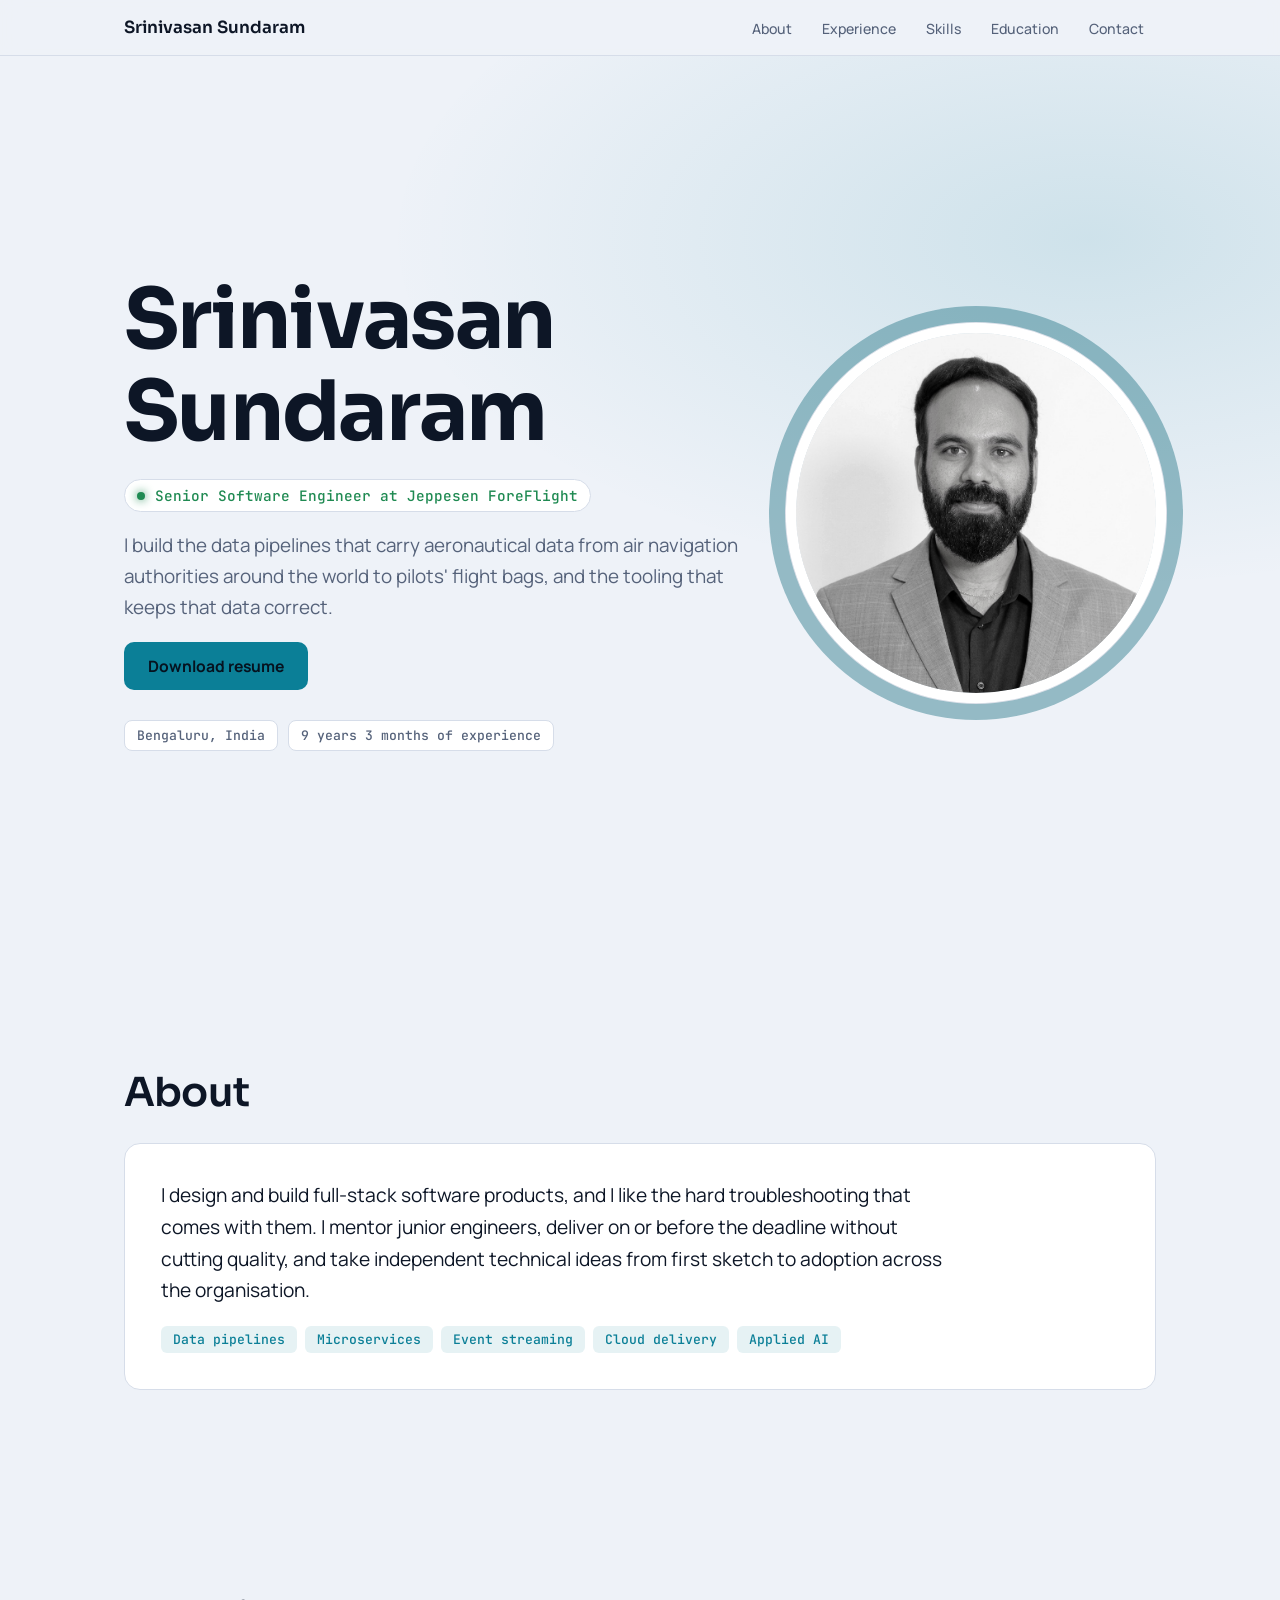
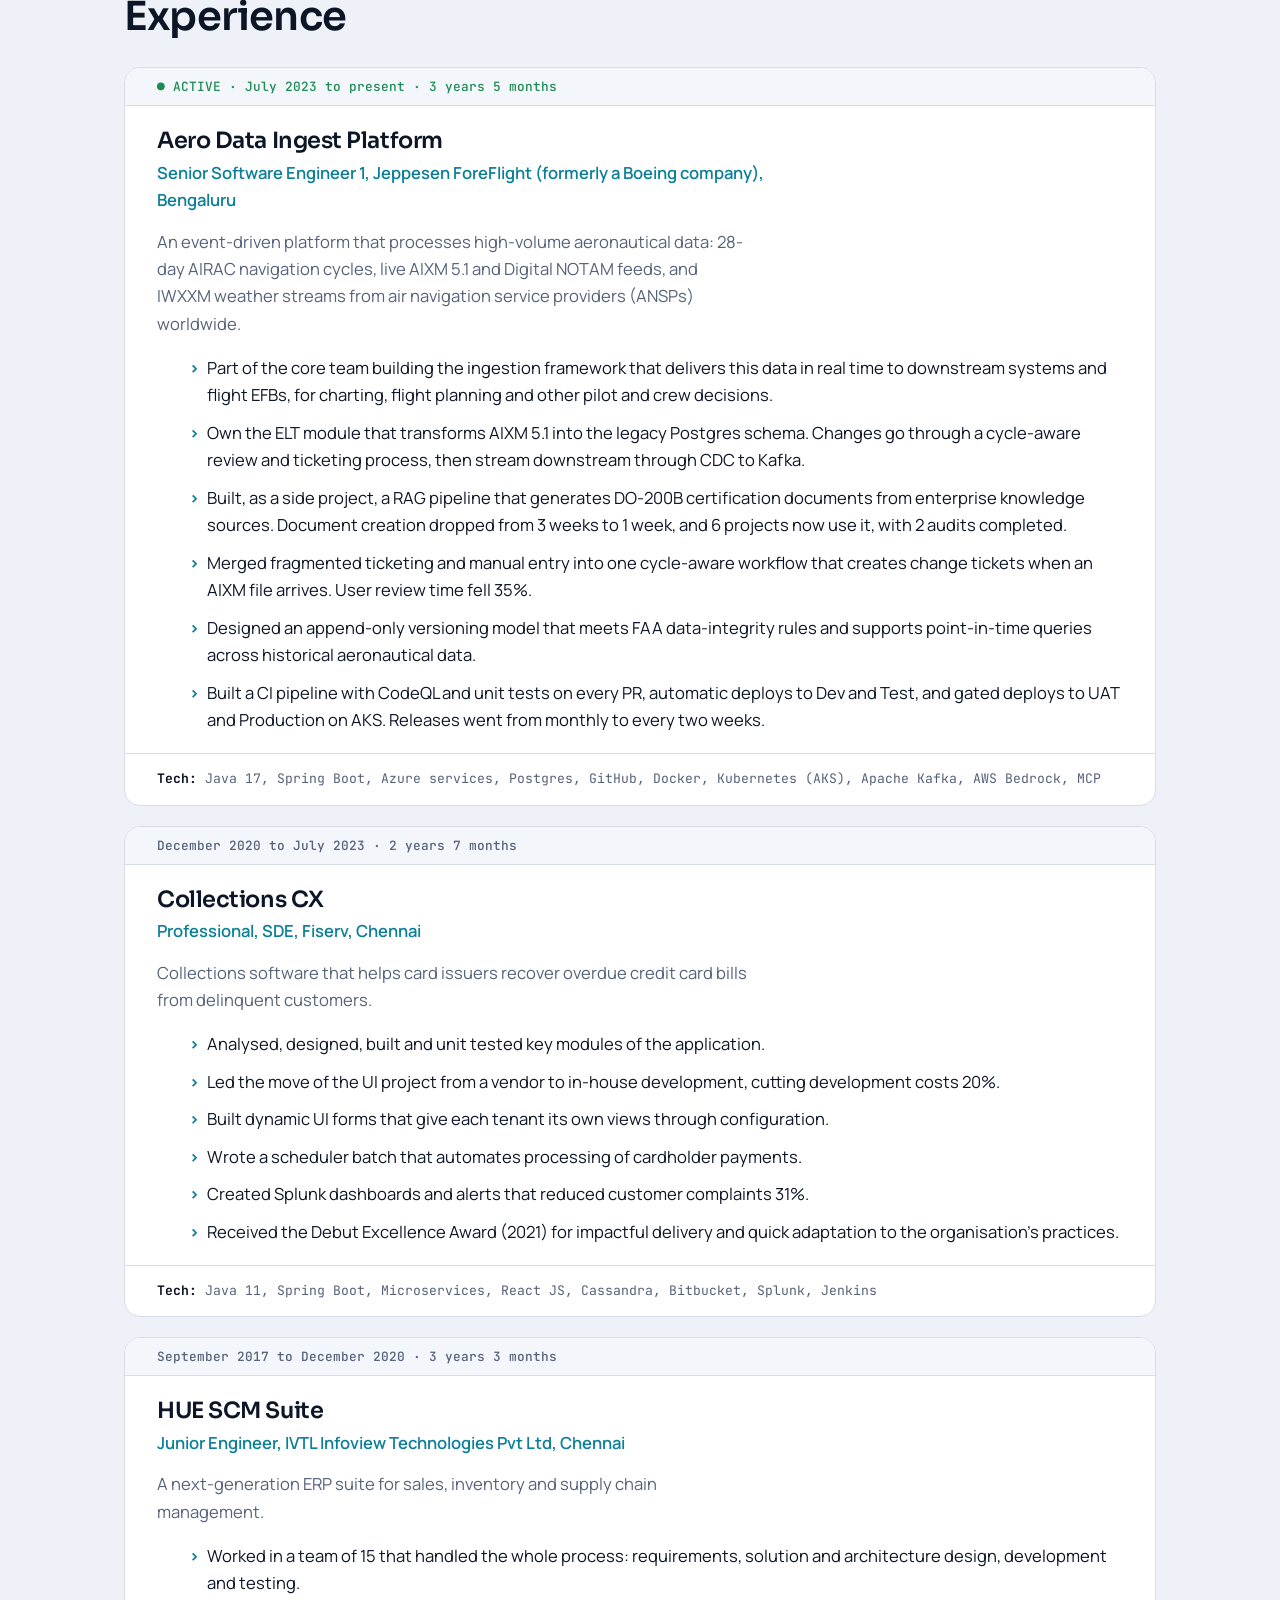
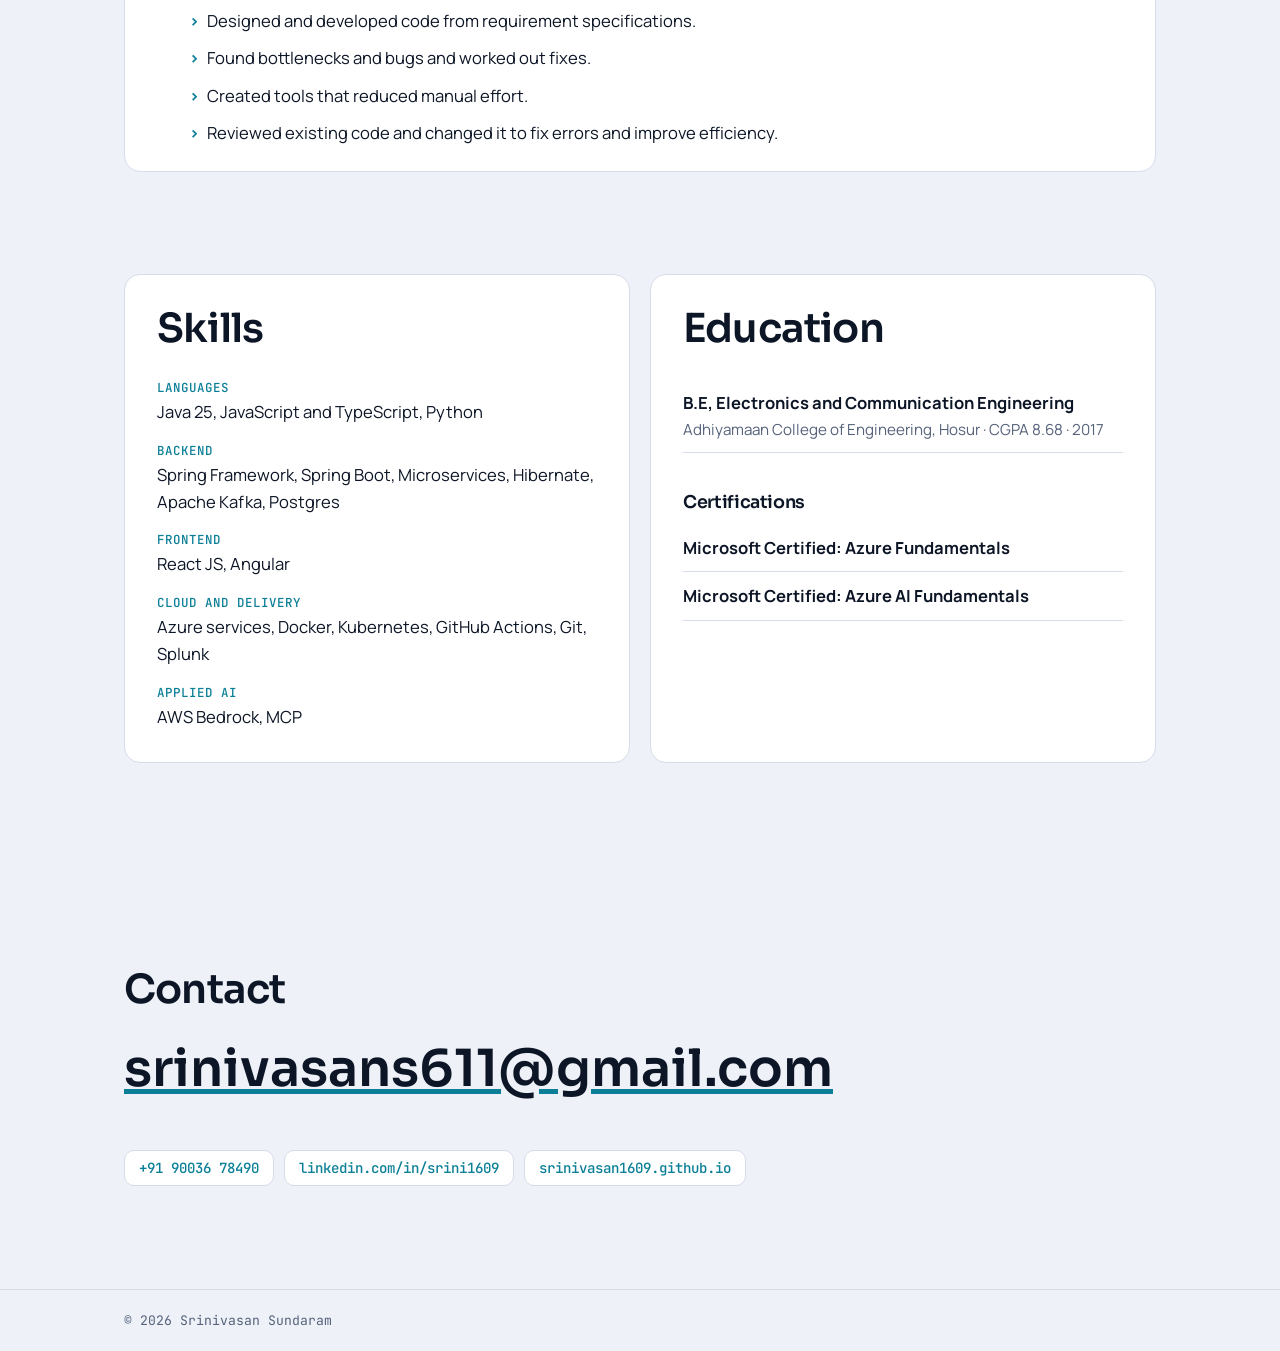
<file: designs/night-cockpit.html>
<!DOCTYPE html>
<html lang="en">
<head>
<meta charset="utf-8">
<meta name="viewport" content="width=device-width, initial-scale=1">
<title>Srinivasan Sundaram | Night Cockpit design</title>
<meta name="robots" content="noindex">
<meta name="description" content="Srinivasan Sundaram is a Senior Software Engineer at Jeppesen ForeFlight in Bengaluru, building aeronautical data pipelines in Java, Spring Boot, Kafka and Azure.">
<meta name="keywords" content="Java, Spring Boot, Kafka, Azure, Kubernetes, AIXM, aeronautical data, software engineer">
<meta name="author" content="Srinivasan Sundaram">
<link rel="icon" type="image/png" href="../images/main-logo.png">
<link rel="preconnect" href="https://fonts.googleapis.com">
<link rel="preconnect" href="https://fonts.gstatic.com" crossorigin>
<link href="https://fonts.googleapis.com/css2?family=Sora:wght@500;600;700&family=Manrope:wght@400;500;600;700&family=JetBrains+Mono:wght@400;500&display=swap" rel="stylesheet">
<link href="../css/designs/night-cockpit.css" rel="stylesheet">
</head>
<body>

<header class="nav">
  <div class="wrap">
    <a class="mark" href="#top">Srinivasan Sundaram</a>
    <nav aria-label="Primary">
      <ul>
        <li><a href="#about">About</a></li>
        <li><a href="#experience">Experience</a></li>
        <li><a href="#skills">Skills</a></li>
        <li><a href="#education">Education</a></li>
        <li><a href="#contact">Contact</a></li>
      </ul>
    </nav>
  </div>
</header>

<main id="top">

<section class="hero">
  <div class="wrap">
    <div class="copy">
      <h1>Srinivasan Sundaram</h1>
      <p class="role">Senior Software Engineer at Jeppesen ForeFlight</p>
      <p class="pitch">I build the data pipelines that carry aeronautical data from air navigation authorities around the world to pilots' flight bags, and the tooling that keeps that data correct.</p>
      <a class="btn" href="https://drive.google.com/uc?export=download&amp;id=1tt1ilo6rXIN_RvAUMJY820A0bEhUsZw3">Download resume</a>
      <div class="meta">
        <span>Bengaluru, India</span>
        <span id="total-exp">9+ years of experience</span>
      </div>
    </div>

  </div>
  <div class="bg" role="img" aria-label="Portrait of Srinivasan Sundaram"></div>
</section>

<section class="about" id="about">
  <div class="wrap">
    <h2>About</h2>
    <div>
      <p>I design and build full-stack software products, and I like the hard troubleshooting that comes with them. I mentor junior engineers, deliver on or before the deadline without cutting quality, and take independent technical ideas from first sketch to adoption across the organisation.</p>
      <ul class="tags" aria-label="Focus areas">
        <li>Data pipelines</li>
        <li>Microservices</li>
        <li>Event streaming</li>
        <li>Cloud delivery</li>
        <li>Applied AI</li>
      </ul>
    </div>
  </div>
</section>

<section id="experience">
  <div class="wrap">
    <h2>Experience</h2>

    <div class="line">

      <article class="stop lead now">
        <p class="when">July 2023 to present · <span data-since="2023-07">3 years</span></p>
        <h3>Aero Data Ingest Platform</h3>
        <p class="org">Senior Software Engineer 1, Jeppesen ForeFlight (formerly a Boeing company), Bengaluru</p>
        <p class="blurb">An event-driven platform that processes high-volume aeronautical data: 28-day AIRAC navigation cycles, live AIXM 5.1 and Digital NOTAM feeds, and IWXXM weather streams from air navigation service providers (ANSPs) worldwide.</p>
        <ul class="points">
          <li>Part of the core team building the ingestion framework that delivers this data in real time to downstream systems and flight EFBs, for charting, flight planning and other pilot and crew decisions.</li>
          <li>Own the ELT module that transforms AIXM 5.1 into the legacy Postgres schema. Changes go through a cycle-aware review and ticketing process, then stream downstream through CDC to Kafka.</li>
          <li>Built, as a side project, a RAG pipeline that generates DO-200B certification documents from enterprise knowledge sources. Document creation dropped from 3 weeks to 1 week, and 6 projects now use it, with 2 audits completed.</li>
          <li>Merged fragmented ticketing and manual entry into one cycle-aware workflow that creates change tickets when an AIXM file arrives. User review time fell 35%.</li>
          <li>Designed an append-only versioning model that meets FAA data-integrity rules and supports point-in-time queries across historical aeronautical data.</li>
          <li>Built a CI pipeline with CodeQL and unit tests on every PR, automatic deploys to Dev and Test, and gated deploys to UAT and Production on AKS. Releases went from monthly to every two weeks.</li>
        </ul>
        <p class="stack"><b>Tech:</b> Java 17, Spring Boot, Azure services, Postgres, GitHub, Docker, Kubernetes (AKS), Apache Kafka, AWS Bedrock, MCP</p>
      </article>

      <article class="stop">
        <p class="when">December 2020 to July 2023 · 2 years 7 months</p>
        <h3>Collections CX</h3>
        <p class="org">Professional, SDE, Fiserv, Chennai</p>
        <p class="blurb">Collections software that helps card issuers recover overdue credit card bills from delinquent customers.</p>
        <ul class="points">
          <li>Analysed, designed, built and unit tested key modules of the application.</li>
          <li>Led the move of the UI project from a vendor to in-house development, cutting development costs 20%.</li>
          <li>Built dynamic UI forms that give each tenant its own views through configuration.</li>
          <li>Wrote a scheduler batch that automates processing of cardholder payments.</li>
          <li>Created Splunk dashboards and alerts that reduced customer complaints 31%.</li>
          <li>Received the Debut Excellence Award (2021) for impactful delivery and quick adaptation to the organisation's practices.</li>
        </ul>
        <p class="stack"><b>Tech:</b> Java 11, Spring Boot, Microservices, React JS, Cassandra, Bitbucket, Splunk, Jenkins</p>
      </article>

      <article class="stop">
        <p class="when">September 2017 to December 2020 · 3 years 3 months</p>
        <h3>HUE SCM Suite</h3>
        <p class="org">Junior Engineer, IVTL Infoview Technologies Pvt Ltd, Chennai</p>
        <p class="blurb">A next-generation ERP suite for sales, inventory and supply chain management.</p>
        <ul class="points">
          <li>Worked in a team of 15 that handled the whole process: requirements, solution and architecture design, development and testing.</li>
          <li>Designed and developed code from requirement specifications.</li>
          <li>Found bottlenecks and bugs and worked out fixes.</li>
          <li>Created tools that reduced manual effort.</li>
          <li>Reviewed existing code and changed it to fix errors and improve efficiency.</li>
        </ul>
      </article>

    </div>
  </div>
</section>

<section id="skills" style="padding-top:0">
  <div class="wrap two">
    <div class="skills">
      <h2>Skills</h2>
      <dl>
        <div><dt>Languages</dt><dd>Java 25, JavaScript and TypeScript, Python</dd></div>
        <div><dt>Backend</dt><dd>Spring Framework, Spring Boot, Microservices, Hibernate, Apache Kafka, Postgres</dd></div>
        <div><dt>Frontend</dt><dd>React JS, Angular</dd></div>
        <div><dt>Cloud and delivery</dt><dd>Azure services, Docker, Kubernetes, GitHub Actions, Git, Splunk</dd></div>
        <div><dt>Applied AI</dt><dd>AWS Bedrock, MCP</dd></div>
      </dl>
    </div>

    <div class="edu" id="education">
      <h2>Education</h2>
      <div class="item">
        <b>B.E, Electronics and Communication Engineering</b>
        <span>Adhiyamaan College of Engineering, Hosur · CGPA 8.68 · 2017</span>
      </div>
      <h3 style="margin:40px 0 12px">Certifications</h3>
      <div class="item"><b>Microsoft Certified: Azure Fundamentals</b></div>
      <div class="item"><b>Microsoft Certified: Azure AI Fundamentals</b></div>
    </div>
  </div>
</section>

<section class="contact" id="contact">
  <div class="wrap">
    <h2>Contact</h2>
    <p class="big"><a href="mailto:srinivasans611@gmail.com">srinivasans611@gmail.com</a></p>
    <ul>
      <li><a href="tel:+919003678490">+91 90036 78490</a></li>
      <li><a href="https://www.linkedin.com/in/srini1609">linkedin.com/in/srini1609</a></li>
      <li><a href="https://srinivasan1609.github.io">srinivasan1609.github.io</a></li>
    </ul>
  </div>
</section>

</main>

<footer>
  <div class="wrap">&copy; <span id="yr">2026</span> Srinivasan Sundaram</div>
</footer>

<script>
(function () {
  var now = new Date();

  function span(from) {
    var m = (now.getFullYear() - from[0]) * 12 + (now.getMonth() + 1 - from[1]);
    var y = Math.floor(m / 12), mo = m % 12, out = [];
    if (y) out.push(y + (y === 1 ? " year" : " years"));
    if (mo) out.push(mo + (mo === 1 ? " month" : " months"));
    return out.join(" ") || "1 month";
  }
  document.getElementById("total-exp").textContent = span([2017, 9]) + " of experience";
  var s = document.querySelector("[data-since]");
  if (s) s.textContent = span(s.getAttribute("data-since").split("-").map(Number));
  document.getElementById("yr").textContent = now.getFullYear();
})();
</script>
</body>
</html>
</file>
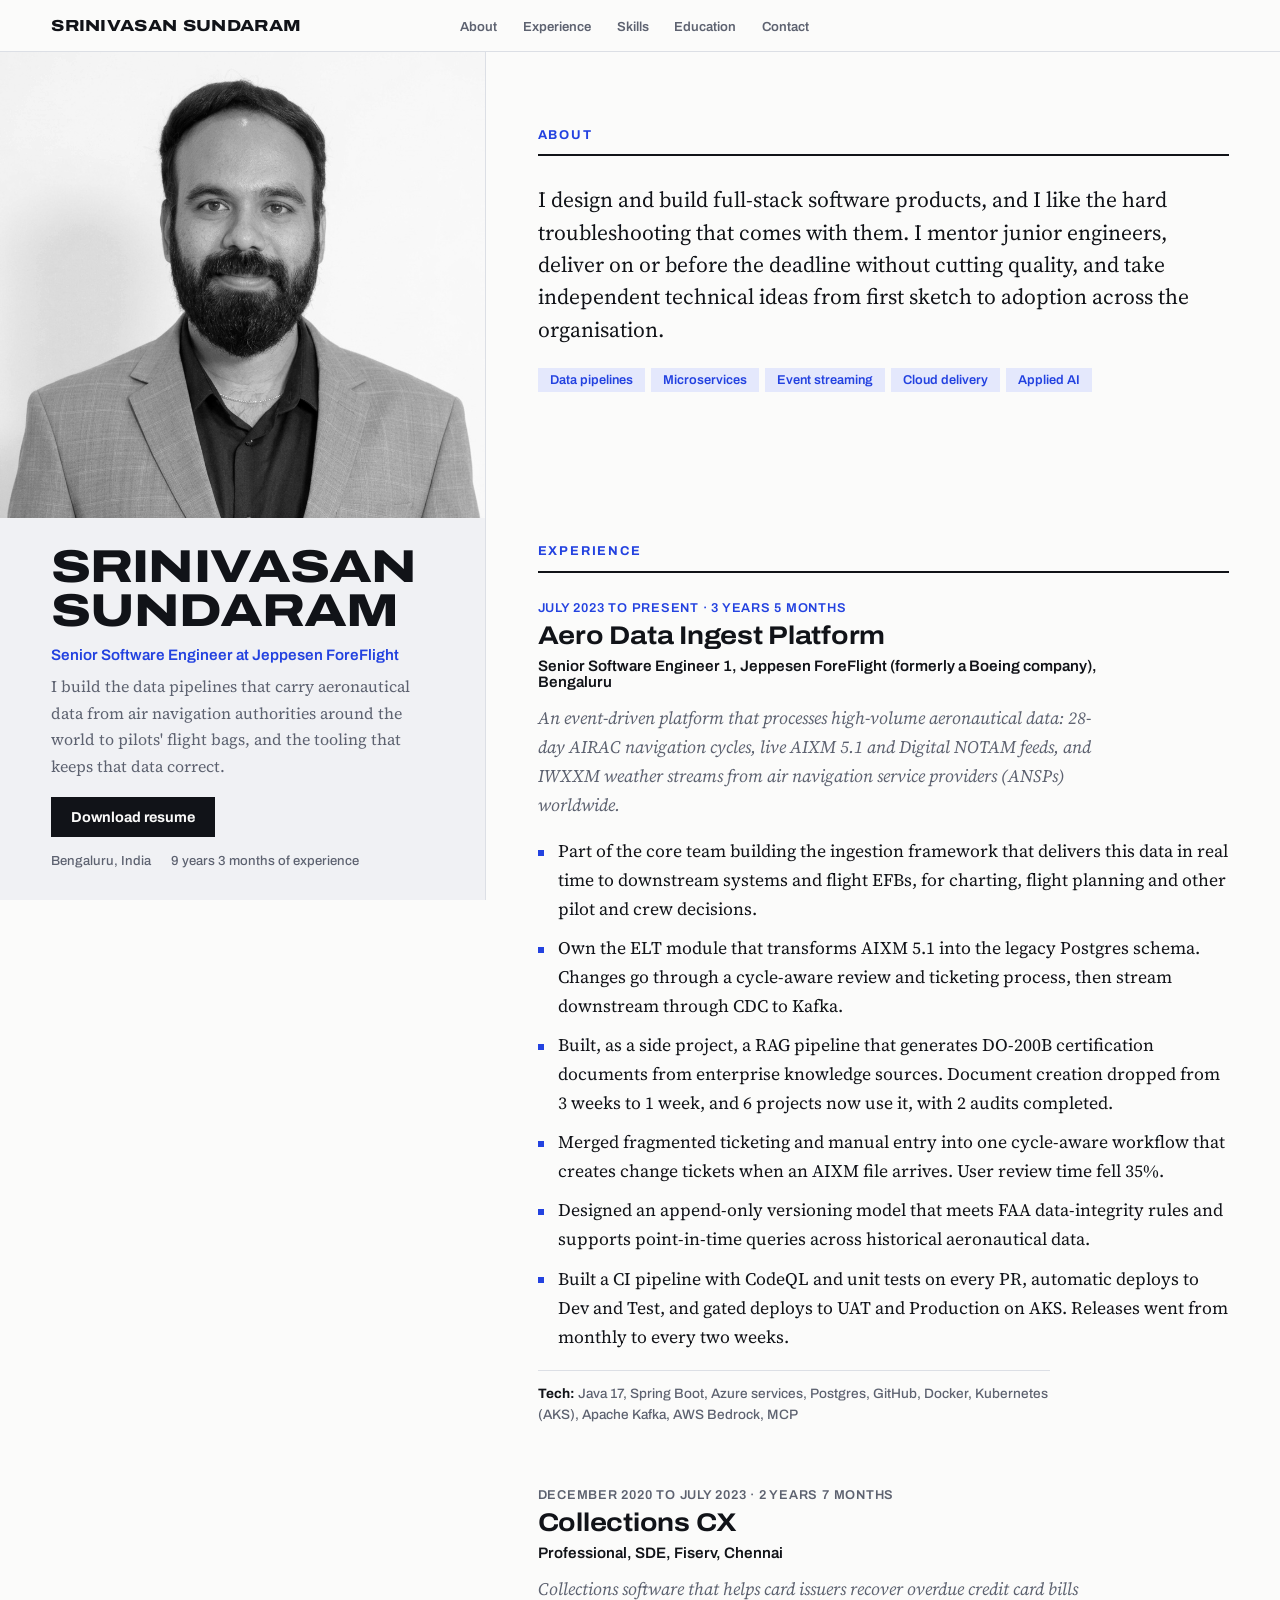
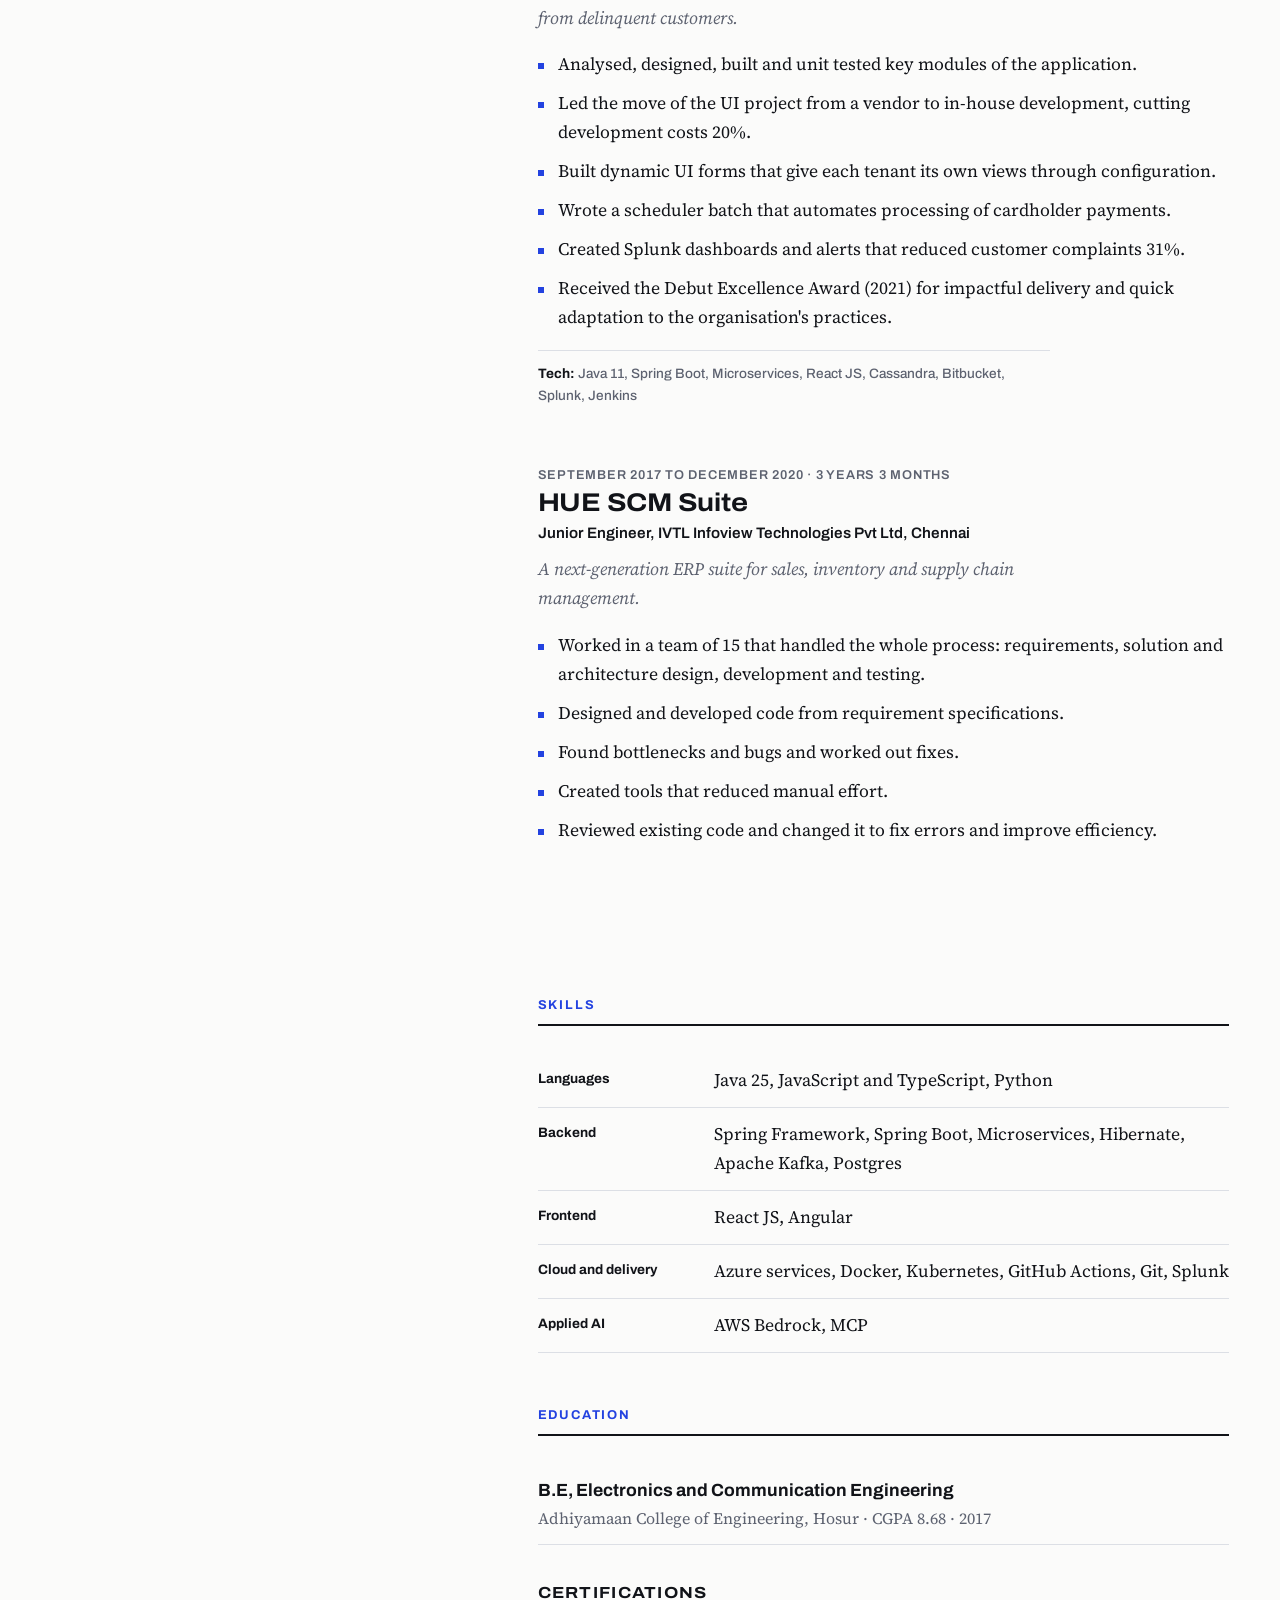
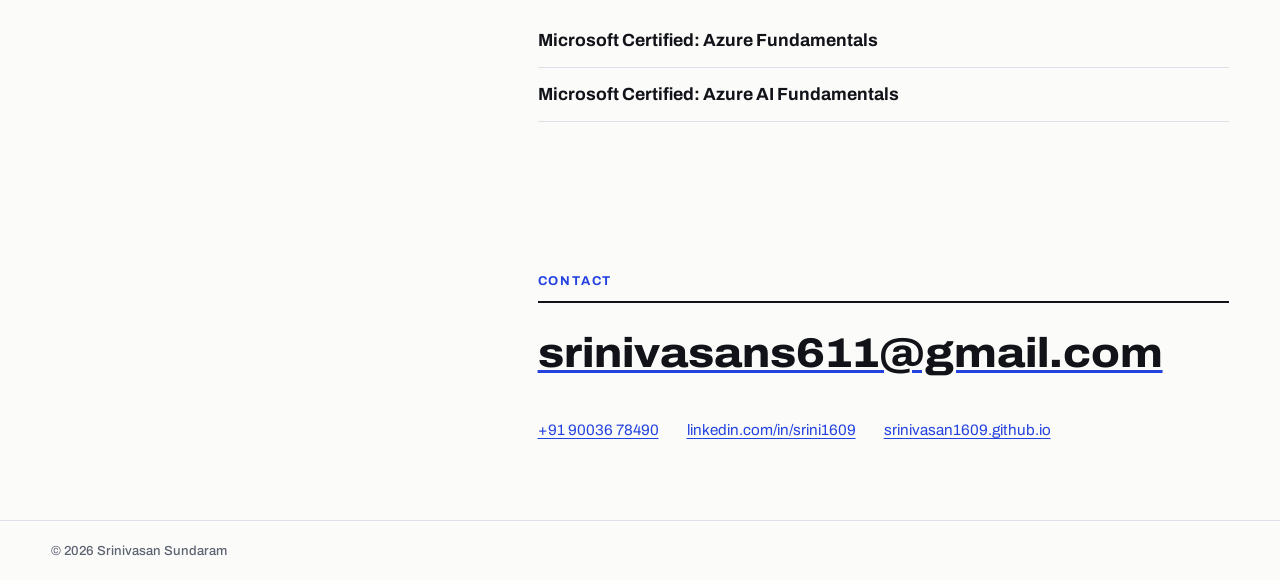
<file: designs/sidebar-cobalt.html>
<!DOCTYPE html>
<html lang="en">
<head>
<meta charset="utf-8">
<meta name="viewport" content="width=device-width, initial-scale=1">
<title>Srinivasan Sundaram | Swiss Sidebar design</title>
<meta name="robots" content="noindex">
<meta name="description" content="Srinivasan Sundaram is a Senior Software Engineer at Jeppesen ForeFlight in Bengaluru, building aeronautical data pipelines in Java, Spring Boot, Kafka and Azure.">
<meta name="keywords" content="Java, Spring Boot, Kafka, Azure, Kubernetes, AIXM, aeronautical data, software engineer">
<meta name="author" content="Srinivasan Sundaram">
<link rel="icon" type="image/png" href="../images/main-logo.png">
<link rel="preconnect" href="https://fonts.googleapis.com">
<link rel="preconnect" href="https://fonts.gstatic.com" crossorigin>
<link href="https://fonts.googleapis.com/css2?family=Archivo:wdth,wght@100..125,400..800&family=Source+Serif+4:ital,opsz,wght@0,8..60,400;0,8..60,600;1,8..60,400&display=swap" rel="stylesheet">
<link href="../css/designs/sidebar-cobalt.css" rel="stylesheet">
</head>
<body>

<header class="nav">
  <div class="wrap">
    <a class="mark" href="#top">Srinivasan Sundaram</a>
    <nav aria-label="Primary">
      <ul>
        <li><a href="#about">About</a></li>
        <li><a href="#experience">Experience</a></li>
        <li><a href="#skills">Skills</a></li>
        <li><a href="#education">Education</a></li>
        <li><a href="#contact">Contact</a></li>
      </ul>
    </nav>
  </div>
</header>

<main id="top">

<section class="hero">
  <div class="wrap">
    <div class="copy">
      <h1>Srinivasan Sundaram</h1>
      <p class="role">Senior Software Engineer at Jeppesen ForeFlight</p>
      <p class="pitch">I build the data pipelines that carry aeronautical data from air navigation authorities around the world to pilots' flight bags, and the tooling that keeps that data correct.</p>
      <a class="btn" href="https://drive.google.com/uc?export=download&amp;id=1tt1ilo6rXIN_RvAUMJY820A0bEhUsZw3">Download resume</a>
      <div class="meta">
        <span>Bengaluru, India</span>
        <span id="total-exp">9+ years of experience</span>
      </div>
    </div>

  </div>
  <div class="bg" role="img" aria-label="Portrait of Srinivasan Sundaram"></div>
</section>

<section class="about" id="about">
  <div class="wrap">
    <h2>About</h2>
    <div>
      <p>I design and build full-stack software products, and I like the hard troubleshooting that comes with them. I mentor junior engineers, deliver on or before the deadline without cutting quality, and take independent technical ideas from first sketch to adoption across the organisation.</p>
      <ul class="tags" aria-label="Focus areas">
        <li>Data pipelines</li>
        <li>Microservices</li>
        <li>Event streaming</li>
        <li>Cloud delivery</li>
        <li>Applied AI</li>
      </ul>
    </div>
  </div>
</section>

<section id="experience">
  <div class="wrap">
    <h2>Experience</h2>

    <div class="line">

      <article class="stop lead now">
        <p class="when">July 2023 to present · <span data-since="2023-07">3 years</span></p>
        <h3>Aero Data Ingest Platform</h3>
        <p class="org">Senior Software Engineer 1, Jeppesen ForeFlight (formerly a Boeing company), Bengaluru</p>
        <p class="blurb">An event-driven platform that processes high-volume aeronautical data: 28-day AIRAC navigation cycles, live AIXM 5.1 and Digital NOTAM feeds, and IWXXM weather streams from air navigation service providers (ANSPs) worldwide.</p>
        <ul class="points">
          <li>Part of the core team building the ingestion framework that delivers this data in real time to downstream systems and flight EFBs, for charting, flight planning and other pilot and crew decisions.</li>
          <li>Own the ELT module that transforms AIXM 5.1 into the legacy Postgres schema. Changes go through a cycle-aware review and ticketing process, then stream downstream through CDC to Kafka.</li>
          <li>Built, as a side project, a RAG pipeline that generates DO-200B certification documents from enterprise knowledge sources. Document creation dropped from 3 weeks to 1 week, and 6 projects now use it, with 2 audits completed.</li>
          <li>Merged fragmented ticketing and manual entry into one cycle-aware workflow that creates change tickets when an AIXM file arrives. User review time fell 35%.</li>
          <li>Designed an append-only versioning model that meets FAA data-integrity rules and supports point-in-time queries across historical aeronautical data.</li>
          <li>Built a CI pipeline with CodeQL and unit tests on every PR, automatic deploys to Dev and Test, and gated deploys to UAT and Production on AKS. Releases went from monthly to every two weeks.</li>
        </ul>
        <p class="stack"><b>Tech:</b> Java 17, Spring Boot, Azure services, Postgres, GitHub, Docker, Kubernetes (AKS), Apache Kafka, AWS Bedrock, MCP</p>
      </article>

      <article class="stop">
        <p class="when">December 2020 to July 2023 · 2 years 7 months</p>
        <h3>Collections CX</h3>
        <p class="org">Professional, SDE, Fiserv, Chennai</p>
        <p class="blurb">Collections software that helps card issuers recover overdue credit card bills from delinquent customers.</p>
        <ul class="points">
          <li>Analysed, designed, built and unit tested key modules of the application.</li>
          <li>Led the move of the UI project from a vendor to in-house development, cutting development costs 20%.</li>
          <li>Built dynamic UI forms that give each tenant its own views through configuration.</li>
          <li>Wrote a scheduler batch that automates processing of cardholder payments.</li>
          <li>Created Splunk dashboards and alerts that reduced customer complaints 31%.</li>
          <li>Received the Debut Excellence Award (2021) for impactful delivery and quick adaptation to the organisation's practices.</li>
        </ul>
        <p class="stack"><b>Tech:</b> Java 11, Spring Boot, Microservices, React JS, Cassandra, Bitbucket, Splunk, Jenkins</p>
      </article>

      <article class="stop">
        <p class="when">September 2017 to December 2020 · 3 years 3 months</p>
        <h3>HUE SCM Suite</h3>
        <p class="org">Junior Engineer, IVTL Infoview Technologies Pvt Ltd, Chennai</p>
        <p class="blurb">A next-generation ERP suite for sales, inventory and supply chain management.</p>
        <ul class="points">
          <li>Worked in a team of 15 that handled the whole process: requirements, solution and architecture design, development and testing.</li>
          <li>Designed and developed code from requirement specifications.</li>
          <li>Found bottlenecks and bugs and worked out fixes.</li>
          <li>Created tools that reduced manual effort.</li>
          <li>Reviewed existing code and changed it to fix errors and improve efficiency.</li>
        </ul>
      </article>

    </div>
  </div>
</section>

<section id="skills" style="padding-top:0">
  <div class="wrap two">
    <div class="skills">
      <h2>Skills</h2>
      <dl>
        <div><dt>Languages</dt><dd>Java 25, JavaScript and TypeScript, Python</dd></div>
        <div><dt>Backend</dt><dd>Spring Framework, Spring Boot, Microservices, Hibernate, Apache Kafka, Postgres</dd></div>
        <div><dt>Frontend</dt><dd>React JS, Angular</dd></div>
        <div><dt>Cloud and delivery</dt><dd>Azure services, Docker, Kubernetes, GitHub Actions, Git, Splunk</dd></div>
        <div><dt>Applied AI</dt><dd>AWS Bedrock, MCP</dd></div>
      </dl>
    </div>

    <div class="edu" id="education">
      <h2>Education</h2>
      <div class="item">
        <b>B.E, Electronics and Communication Engineering</b>
        <span>Adhiyamaan College of Engineering, Hosur · CGPA 8.68 · 2017</span>
      </div>
      <h3 style="margin:40px 0 12px">Certifications</h3>
      <div class="item"><b>Microsoft Certified: Azure Fundamentals</b></div>
      <div class="item"><b>Microsoft Certified: Azure AI Fundamentals</b></div>
    </div>
  </div>
</section>

<section class="contact" id="contact">
  <div class="wrap">
    <h2>Contact</h2>
    <p class="big"><a href="mailto:srinivasans611@gmail.com">srinivasans611@gmail.com</a></p>
    <ul>
      <li><a href="tel:+919003678490">+91 90036 78490</a></li>
      <li><a href="https://www.linkedin.com/in/srini1609">linkedin.com/in/srini1609</a></li>
      <li><a href="https://srinivasan1609.github.io">srinivasan1609.github.io</a></li>
    </ul>
  </div>
</section>

</main>

<footer>
  <div class="wrap">&copy; <span id="yr">2026</span> Srinivasan Sundaram</div>
</footer>

<script>
(function () {
  var now = new Date();

  function span(from) {
    var m = (now.getFullYear() - from[0]) * 12 + (now.getMonth() + 1 - from[1]);
    var y = Math.floor(m / 12), mo = m % 12, out = [];
    if (y) out.push(y + (y === 1 ? " year" : " years"));
    if (mo) out.push(mo + (mo === 1 ? " month" : " months"));
    return out.join(" ") || "1 month";
  }
  document.getElementById("total-exp").textContent = span([2017, 9]) + " of experience";
  var s = document.querySelector("[data-since]");
  if (s) s.textContent = span(s.getAttribute("data-since").split("-").map(Number));
  document.getElementById("yr").textContent = now.getFullYear();
})();
</script>
</body>
</html>
</file>
<file: css/site.css>
:root {
  --ink: #170a40;
  --paper: #e9edf3;
  --paper-2: #f6f8fb;
  --airway: #b8236b;
  --altitude: #2e7c96;
  --graphite: #4b4b5e;
  --rule: #c5cbd8;
  --gutter: clamp(16px, 5vw, 64px);
  --head: "Bricolage Grotesque", "Segoe UI", sans-serif;
  --body: "Public Sans", "Segoe UI", sans-serif;
}

*, *::before, *::after { box-sizing: border-box; }
html { scroll-behavior: smooth; scroll-padding-top: 72px; }
body {
  margin: 0;
  background: var(--paper);
  color: var(--ink);
  font: 400 1.0625rem/1.6 var(--body);
  -webkit-font-smoothing: antialiased;
}
img { max-width: 100%; display: block; }
a { color: var(--airway); text-underline-offset: 3px; }
a:hover { color: var(--ink); }
:focus-visible { outline: 3px solid var(--altitude); outline-offset: 3px; border-radius: 2px; }

h1, h2, h3 { font-family: var(--head); line-height: 1.08; letter-spacing: -0.02em; margin: 0; }
h2 { font-size: clamp(1.9rem, 4vw, 2.75rem); font-weight: 700; margin-bottom: 1.5rem; }
h3 { font-size: 1.35rem; font-weight: 650; }
p { margin: 0 0 1em; max-width: 68ch; }
ul { margin: 0; padding: 0; list-style: none; }

.wrap { padding-inline: var(--gutter); max-width: 1240px; margin-inline: auto; }
section { padding-block: clamp(56px, 9vw, 120px); }

/* nav */
.nav { position: sticky; top: 0; z-index: 10; background: rgba(233, 237, 243, 0.92); backdrop-filter: blur(8px); border-bottom: 1px solid var(--rule); }
.nav .wrap { display: flex; justify-content: space-between; align-items: center; gap: 16px; flex-wrap: wrap; padding-block: 12px; }
.nav .mark { font: 700 1.1rem var(--head); text-decoration: none; color: var(--ink); }
.nav ul { display: flex; gap: clamp(12px, 2.5vw, 28px); flex-wrap: wrap; }
.nav ul a { color: var(--ink); text-decoration: none; font-weight: 500; padding-block: 4px; border-bottom: 2px solid transparent; }
.nav ul a:hover { border-color: var(--airway); }

/* hero */
.hero { position: relative; overflow: hidden; background: var(--ink); color: var(--paper-2); }
.hero .wrap { position: relative; z-index: 2; padding-block: clamp(64px, 10vw, 140px); }
.hero .copy { max-width: 600px; }
.hero h1 { font-size: clamp(2.8rem, 8vw, 6rem); font-weight: 800; font-stretch: 85%; color: var(--paper-2); }
.hero .role { font: 500 clamp(1.2rem, 2.4vw, 1.6rem)/1.3 var(--head); color: #ff8cc0; margin: 18px 0 20px; }
.hero .pitch { font-size: 1.15rem; color: #dcd8ee; }
.btn { display: inline-block; background: var(--ink); color: var(--paper-2); padding: 14px 26px; font: 600 1rem var(--body); text-decoration: none; border-radius: 4px; transition: background 0.2s; }
.btn:hover { background: var(--airway); color: #fff; }
.hero .btn { background: var(--paper-2); color: var(--ink); }
.hero .btn:hover { background: var(--airway); color: #fff; }
.hero .meta { margin-top: 28px; display: flex; flex-wrap: wrap; gap: 8px 28px; color: #bdb6dc; font-size: 0.95rem; }
.hero .bg { position: absolute; z-index: 1; right: 0; top: 0; bottom: 0; width: 58%; background: url(../images/profile.jpg) 50% 15% / cover; filter: grayscale(1) contrast(1.05); mix-blend-mode: luminosity; opacity: 0.9; }
.hero .bg::after { content: ""; position: absolute; inset: 0; background: linear-gradient(90deg, var(--ink) 0, rgba(23, 10, 64, 0.35) 45%, transparent 100%); }
.hero::after { content: ""; position: absolute; z-index: 3; left: 0; bottom: 0; height: 4px; width: 100%; background: var(--airway); transform-origin: left; animation: draw 2s 0.3s cubic-bezier(0.6, 0, 0.2, 1) backwards; }
@keyframes draw { from { transform: scaleX(0); } }
@media (max-width: 879px) { .hero .bg { width: 100%; opacity: 0.3; } }

/* about */
.about .wrap { display: grid; gap: 32px; grid-template-columns: 1fr; }
.about p { font-size: 1.2rem; line-height: 1.65; }
.about .tags { display: flex; flex-wrap: wrap; gap: 8px; margin-top: 8px; }
.about .tags li { border: 1px solid var(--rule); background: var(--paper-2); padding: 4px 12px; border-radius: 99px; font-size: 0.9rem; color: var(--graphite); }

/* experience */
.line { position: relative; margin-top: 24px; padding-left: 36px; }
.line::before { content: ""; position: absolute; left: 7px; top: 8px; bottom: 0; width: 3px; background: var(--airway); }
.stop { position: relative; padding-bottom: clamp(40px, 6vw, 72px); }
.stop::before { content: ""; position: absolute; left: -36px; top: 6px; width: 17px; height: 17px; border-radius: 50%; background: var(--paper); border: 3px solid var(--airway); }
.stop.now::before { background: var(--airway); box-shadow: 0 0 0 5px rgba(184, 35, 107, 0.2); }
.stop .when { color: var(--graphite); font-size: 0.95rem; margin-bottom: 4px; }
.stop .org { font-weight: 600; color: var(--altitude); margin: 4px 0 14px; }
.stop .blurb { color: var(--graphite); }
.stop .stack { font-size: 0.95rem; color: var(--graphite); margin: 16px 0; }
.stop .stack b { color: var(--ink); }
.stop ul.points { display: grid; gap: 12px; max-width: 72ch; }
.stop ul.points li { padding-left: 18px; position: relative; }
.stop ul.points li::before { content: ""; position: absolute; left: 0; top: 0.72em; width: 8px; height: 2px; background: var(--airway); }
.stop.lead h3 { font-size: clamp(1.7rem, 3.4vw, 2.3rem); }
.stop:not(.lead) h3 { font-size: 1.3rem; }
.stop:not(.lead) ul.points li { font-size: 1rem; }

/* skills + education */
.two { display: grid; gap: 48px; grid-template-columns: 1fr; }
.skills dl { margin: 0; display: grid; gap: 20px; }
.skills dt { font: 650 1.05rem var(--head); }
.skills dd { margin: 4px 0 0; color: var(--graphite); }
.edu .item { padding-block: 18px; border-top: 1px solid var(--rule); }
.edu .item:last-child { border-bottom: 1px solid var(--rule); }
.edu .item b { display: block; font: 650 1.1rem var(--head); }
.edu .item span { color: var(--graphite); }

/* contact */
.contact { background: var(--paper-2); border-top: 1px solid var(--rule); }
.contact .big { font: 700 clamp(1.5rem, 5vw, 3.2rem)/1.15 var(--head); letter-spacing: -0.02em; word-break: break-word; }
.contact .big a { color: var(--ink); text-decoration-color: var(--airway); text-decoration-thickness: 3px; }
.contact .big a:hover { color: var(--airway); }
.contact ul { margin-top: 32px; display: flex; flex-wrap: wrap; gap: 12px 36px; }
footer { padding-block: 24px; color: var(--graphite); font-size: 0.9rem; background: var(--paper-2); }

@media (min-width: 880px) {
  .about .wrap { grid-template-columns: 1fr 2fr; }
  .two { grid-template-columns: 1.2fr 1fr; gap: 80px; }
  .line { padding-left: 56px; }
  .stop::before { left: -56px; }
  .line::before { left: 7px; }
}

@media (prefers-reduced-motion: reduce) {
  html { scroll-behavior: auto; }
  .hero::after { animation: none; }
  .btn { transition: none; }
}
</file>
<file: css/designs/graphite-green.css>
/* Layout: graphite hero (green 600 accent) with framed portrait; experience as a two-column log (mono dates left, detail right). */
:root {
  --ground: #e7e8ea;
  --surface: #f4f4f5;
  --ink: #1f2226;
  --muted: #5a5f66;
  --rule: #c9ccd1;
  --green: #00c282;
  --green-text: #005c40;
  --hero: #1d1f22;
  --hero-2: #2a2d31;
  --hero-ink: #f1f2f3;
  --hero-muted: #a7acb3;
  --gutter: clamp(16px, 5vw, 64px);
  --display: "Barlow Condensed", "Arial Narrow", sans-serif;
  --body: "Barlow", "Segoe UI", sans-serif;
  --mono: "IBM Plex Mono", ui-monospace, Menlo, monospace;
}
@media (prefers-color-scheme: dark) {
  :root:not([data-theme="light"]) {
    --ground: #17191b; --surface: #202326; --ink: #e9eaec; --muted: #9da2a9;
    --rule: #33373c; --green-text: #00c282; --hero: #0f1012; --hero-2: #1b1d20; color-scheme: dark;
  }
}
:root[data-theme="dark"] {
  --ground: #17191b; --surface: #202326; --ink: #e9eaec; --muted: #9da2a9;
  --rule: #33373c; --green-text: #00c282; --hero: #0f1012; --hero-2: #1b1d20; color-scheme: dark;
}

*, *::before, *::after { box-sizing: border-box; }
html { scroll-behavior: smooth; scroll-padding-top: 64px; }
body { margin: 0; background: var(--ground); color: var(--ink); font: 400 1.0625rem/1.6 var(--body); -webkit-font-smoothing: antialiased; }
a { color: var(--green-text); text-underline-offset: 3px; }
a:hover { color: var(--ink); }
:focus-visible { outline: 3px solid var(--green); outline-offset: 3px; }
h1, h2, h3 { font-family: var(--display); margin: 0; line-height: 1.02; text-wrap: balance; }
h2 { font-size: clamp(2.2rem, 5vw, 3.4rem); font-weight: 700; text-transform: uppercase; letter-spacing: 0.01em; margin-bottom: 1.75rem; display: flex; align-items: center; gap: 14px; }
h2::before { content: ""; width: 14px; height: 14px; background: var(--green); flex: none; }
h3 { font-size: 1.7rem; font-weight: 600; }
p { margin: 0 0 1em; max-width: 66ch; }
ul { margin: 0; padding: 0; list-style: none; }
.wrap { padding-inline: var(--gutter); max-width: 1200px; margin-inline: auto; }
section { padding-block: clamp(56px, 8vw, 110px); }

.nav { position: sticky; top: env(safe-area-inset-top, 0px); z-index: 10; background: var(--hero); color: var(--hero-ink); border-bottom: 3px solid var(--green); }
.nav .wrap { display: flex; justify-content: space-between; align-items: center; gap: 12px 24px; flex-wrap: wrap; padding-block: 8px; }
.nav .mark { font: 700 1.25rem var(--display); text-transform: uppercase; letter-spacing: 0.04em; color: var(--hero-ink); text-decoration: none; }
.nav .mark { display: grid; place-items: center; width: 48px; height: 48px; border: 3px solid var(--green); background: transparent; line-height: 0; transition: border-color .2s, transform .2s; }
.nav .mark img { height: 32px; width: auto; display: block; }
.nav .mark:hover { border-color: #00e599; transform: translateY(-1px); }
@media (min-width: 861px) { .nav .mark { margin-left: -16px; } }
.nav ul { display: flex; gap: clamp(12px, 2.4vw, 28px); flex-wrap: wrap; }
.nav ul a { font: 500 0.8rem var(--mono); text-transform: uppercase; letter-spacing: 0.08em; color: var(--hero-muted); text-decoration: none; }
.nav ul a:hover { color: var(--green); }

.hero { position: relative; background: var(--hero); color: var(--hero-ink); overflow: hidden;
  background-image: linear-gradient(var(--hero-2) 1px, transparent 1px), linear-gradient(90deg, var(--hero-2) 1px, transparent 1px);
  background-size: 48px 48px; }
.hero .wrap { display: grid; grid-template-columns: minmax(0, 1.25fr) minmax(0, 1fr); gap: clamp(32px, 6vw, 80px); align-items: center; padding-block: clamp(56px, 8vw, 110px); }
.hero .copy { min-width: 0; }
.hero h1 { font-size: clamp(3.4rem, 9vw, 7.2rem); font-weight: 800; text-transform: uppercase; letter-spacing: -0.01em; line-height: 0.9; }
.hero .role { font: 500 0.95rem var(--mono); color: var(--green); text-transform: uppercase; letter-spacing: 0.06em; margin: 22px 0 18px; }
.hero .pitch { font-size: 1.2rem; color: var(--hero-muted); }
.btn { display: inline-flex; align-items: center; gap: 10px; background: var(--green); color: #1d1f22; padding: 14px 26px; font: 600 1rem var(--body); text-decoration: none; transition: transform 0.2s, background 0.2s; }
.btn::after { content: "\2193"; }
.btn:hover { background: #00e599; color: #1d1f22; transform: translateY(-2px); }
.hero .meta { margin-top: 28px; display: flex; flex-wrap: wrap; gap: 8px 28px; font: 400 0.82rem var(--mono); color: var(--hero-muted); text-transform: uppercase; letter-spacing: 0.05em; }
.hero .meta span::before { content: "\25A0  "; color: var(--green); }
.hero .bg { position: absolute; right: max(var(--gutter), calc((100% - 1200px) / 2 + var(--gutter))); top: 50%; transform: translateY(-50%); width: min(34%, 400px); aspect-ratio: 4 / 5; max-width: 100%;
  background: url(../../images/profile.jpg) 50% 20% / cover; filter: grayscale(1) contrast(1.08) drop-shadow(18px 18px 0 var(--green)); }
@media (max-width: 860px) {
  .hero .wrap { grid-template-columns: 1fr; }
  .hero .bg { position: relative; right: auto; top: auto; transform: none; width: auto; margin: 0 calc(var(--gutter) + 18px) 56px var(--gutter); max-width: 360px; }
}

.about .wrap { display: grid; grid-template-columns: minmax(0, 1fr) minmax(0, 2fr); gap: 24px 48px; }
.about p { font-size: 1.3rem; line-height: 1.55; }
.about .tags { display: flex; flex-wrap: wrap; gap: 8px; margin-top: 8px; }
.about .tags li { font: 500 0.8rem var(--mono); text-transform: uppercase; letter-spacing: 0.05em; padding: 6px 12px; border: 1px solid var(--rule); background: var(--surface); color: var(--muted); }
@media (max-width: 760px) { .about .wrap { grid-template-columns: 1fr; } }

#experience { background: var(--surface); border-block: 1px solid var(--rule); }
.exp { display: grid; grid-template-columns: minmax(0, 300px) minmax(0, 1fr); gap: clamp(24px, 5vw, 64px); align-items: start; }
.exp-nav { position: sticky; top: calc(84px + env(safe-area-inset-top, 0px)); display: grid; gap: 18px; }
.exp-nav h2 { margin-bottom: 0; }
.exp-sum { color: var(--muted); font-size: 0.98rem; margin: 0; }
.roles { list-style: none; margin: 0; padding: 0; display: grid; gap: 4px; border-left: 2px solid var(--rule); }
.roles a { display: grid; gap: 2px; padding: 12px 14px 12px 20px; margin-left: -2px; border-left: 2px solid transparent; color: var(--muted); text-decoration: none; position: relative; transition: background .3s, border-color .3s, color .3s; }
.roles a::before { content: ""; position: absolute; left: -7px; top: 18px; width: 12px; height: 12px; border-radius: 50%; background: var(--surface); border: 2px solid var(--rule); transition: background .3s, border-color .3s, transform .3s; }
.roles b { font: 600 1.05rem/1.25 var(--body); color: var(--ink); }
.roles span { font: 400 0.78rem/1.4 var(--mono); text-transform: uppercase; letter-spacing: 0.03em; }
.roles a:hover { background: var(--ground); }
.roles a[aria-current="true"] { background: var(--ground); border-left-color: var(--green); color: var(--green-text); }
.roles a[aria-current="true"]::before { background: var(--green); border-color: var(--green); transform: scale(1.25); box-shadow: 0 0 0 5px color-mix(in srgb, var(--green) 22%, transparent); }

.line { display: grid; gap: clamp(28px, 6vh, 56px); min-width: 0; }
.stop { scroll-margin-top: 84px; background: var(--ground); border: 1px solid var(--rule); padding: clamp(20px, 3vw, 36px); display: grid; gap: 0; transition: border-color .4s, box-shadow .4s, opacity .4s; opacity: .6; }
.stop.is-active { opacity: 1; border-color: var(--green); box-shadow: 0 22px 44px -30px color-mix(in srgb, var(--green) 80%, transparent); }
.stop > * { min-width: 0; }
.stop .when { font: 400 0.82rem/1.5 var(--mono); color: var(--muted); text-transform: uppercase; letter-spacing: 0.03em; margin-bottom: 10px; display: flex; flex-wrap: wrap; align-items: center; gap: 8px 12px; }
.stop.now .when::before { content: "Current"; background: var(--green); color: #1d1f22; font-weight: 600; padding: 2px 8px; }
.stop h3 { font-size: clamp(1.7rem, 3vw, 2.3rem); }
.stop .org { font-weight: 600; color: var(--green-text); margin: 6px 0 14px; }
.stop .blurb { color: var(--muted); }
.stop ul.points { display: grid; gap: 10px; max-width: 72ch; }
.stop ul.points li { position: relative; padding-left: 22px; }
.stop ul.points li::before { content: ""; position: absolute; left: 0; top: 0.7em; width: 10px; height: 2px; background: var(--green); }
.stop .stack { font: 400 0.85rem/1.6 var(--mono); color: var(--muted); margin: 20px 0 0; padding-top: 14px; border-top: 1px solid var(--rule); }
.stop .stack b { color: var(--ink); }
.stop.rise { animation: rise .7s cubic-bezier(.2,.7,.2,1) both; }
.stop.rise ul.points li { animation: rise .5s cubic-bezier(.2,.7,.2,1) both; }
.stop.rise ul.points li:nth-child(2) { animation-delay: .06s; } .stop.rise ul.points li:nth-child(3) { animation-delay: .12s; }
.stop.rise ul.points li:nth-child(4) { animation-delay: .18s; } .stop.rise ul.points li:nth-child(5) { animation-delay: .24s; } .stop.rise ul.points li:nth-child(6) { animation-delay: .3s; }
@keyframes rise { from { opacity: 0; transform: translateY(24px); } }
@media (max-width: 860px) {
  .exp { grid-template-columns: 1fr; }
  .nav { position: static; }
  .exp-nav { top: env(safe-area-inset-top, 0px); z-index: 5; background: var(--surface); padding-block: 12px 0; gap: 10px; }
  .exp-sum { display: none; }
  .roles { grid-auto-flow: column; grid-auto-columns: max-content; overflow-x: auto; border-left: 0; border-bottom: 1px solid var(--rule); gap: 0; scrollbar-width: none; }
  .roles a { margin-left: 0; border-left: 0; border-bottom: 3px solid transparent; padding: 8px 14px; }
  .roles a::before, .roles span { display: none; }
  .roles a[aria-current="true"] { border-bottom-color: var(--green); background: transparent; }
  .stop { scroll-margin-top: 72px; }
}
@media (prefers-reduced-motion: reduce) { .stop, .roles a, .roles a::before { transition: none; } .stop.rise, .stop.rise ul.points li { animation: none; } }

#skills { padding-top: clamp(56px, 8vw, 110px) !important; }
.two { display: grid; grid-template-columns: repeat(auto-fit, minmax(min(100%, 340px), 1fr)); gap: 56px; }
.skills dl { margin: 0; display: grid; gap: 0; }
.skills dl div { display: grid; grid-template-columns: 150px minmax(0, 1fr); gap: 16px; padding-block: 14px; border-top: 1px solid var(--rule); }
.skills dt { font: 500 0.8rem/1.9 var(--mono); text-transform: uppercase; letter-spacing: 0.05em; color: var(--green-text); }
.skills dd { margin: 0; }
.edu .item { padding-block: 14px; border-top: 1px solid var(--rule); display: grid; gap: 2px; }
.edu .item span { color: var(--muted); }
.edu h3 { font-size: 1.4rem; text-transform: uppercase; }

.contact { background: var(--hero); color: var(--hero-ink); }
.contact h2 { color: var(--hero-ink); }
.contact .big { font: 700 clamp(1.8rem, 6vw, 4.4rem)/1.05 var(--display); margin-bottom: 28px; overflow-wrap: anywhere; }
.contact .big a { color: var(--hero-ink); text-decoration-color: var(--green); text-decoration-thickness: 4px; text-underline-offset: 8px; }
.contact .big a:hover { color: var(--green); }
.contact ul { display: flex; flex-wrap: wrap; gap: 12px 32px; font-family: var(--mono); font-size: 0.9rem; }
.contact ul a { color: var(--hero-muted); }
.contact ul a:hover { color: var(--green); }
footer { background: var(--hero); color: var(--hero-muted); font: 400 0.8rem var(--mono); border-top: 1px solid var(--hero-2); }
footer .wrap { padding-block: 24px; }
@media (prefers-reduced-motion: reduce) { * { transition: none !important; scroll-behavior: auto !important; } }
</file>
<file: css/designs/graphite-orange.css>
/* Layout: graphite hero with framed portrait; experience as a two-column log (mono dates left, detail right). */
:root {
  --ground: #e7e8ea;
  --surface: #f4f4f5;
  --ink: #1f2226;
  --muted: #5a5f66;
  --rule: #c9ccd1;
  --orange: #e8590c;
  --orange-text: #b8460a;
  --hero: #1d1f22;
  --hero-2: #2a2d31;
  --hero-ink: #f1f2f3;
  --hero-muted: #a7acb3;
  --gutter: clamp(16px, 5vw, 64px);
  --display: "Barlow Condensed", "Arial Narrow", sans-serif;
  --body: "Barlow", "Segoe UI", sans-serif;
  --mono: "IBM Plex Mono", ui-monospace, Menlo, monospace;
}
@media (prefers-color-scheme: dark) {
  :root:not([data-theme="light"]) {
    --ground: #17191b; --surface: #202326; --ink: #e9eaec; --muted: #9da2a9;
    --rule: #33373c; --orange-text: #ff8a3d; --hero: #0f1012; --hero-2: #1b1d20; color-scheme: dark;
  }
}
:root[data-theme="dark"] {
  --ground: #17191b; --surface: #202326; --ink: #e9eaec; --muted: #9da2a9;
  --rule: #33373c; --orange-text: #ff8a3d; --hero: #0f1012; --hero-2: #1b1d20; color-scheme: dark;
}

*, *::before, *::after { box-sizing: border-box; }
html { scroll-behavior: smooth; scroll-padding-top: 64px; }
body { margin: 0; background: var(--ground); color: var(--ink); font: 400 1.0625rem/1.6 var(--body); -webkit-font-smoothing: antialiased; }
a { color: var(--orange-text); text-underline-offset: 3px; }
a:hover { color: var(--ink); }
:focus-visible { outline: 3px solid var(--orange); outline-offset: 3px; }
h1, h2, h3 { font-family: var(--display); margin: 0; line-height: 1.02; text-wrap: balance; }
h2 { font-size: clamp(2.2rem, 5vw, 3.4rem); font-weight: 700; text-transform: uppercase; letter-spacing: 0.01em; margin-bottom: 1.75rem; display: flex; align-items: center; gap: 14px; }
h2::before { content: ""; width: 14px; height: 14px; background: var(--orange); flex: none; }
h3 { font-size: 1.7rem; font-weight: 600; }
p { margin: 0 0 1em; max-width: 66ch; }
ul { margin: 0; padding: 0; list-style: none; }
.wrap { padding-inline: var(--gutter); max-width: 1200px; margin-inline: auto; }
section { padding-block: clamp(56px, 8vw, 110px); }

.nav { position: sticky; top: env(safe-area-inset-top, 0px); z-index: 10; background: var(--hero); color: var(--hero-ink); border-bottom: 3px solid var(--orange); }
.nav .wrap { display: flex; justify-content: space-between; align-items: center; gap: 12px 24px; flex-wrap: wrap; padding-block: 12px; }
.nav .mark { font: 700 1.25rem var(--display); text-transform: uppercase; letter-spacing: 0.04em; color: var(--hero-ink); text-decoration: none; }
.nav ul { display: flex; gap: clamp(12px, 2.4vw, 28px); flex-wrap: wrap; }
.nav ul a { font: 500 0.8rem var(--mono); text-transform: uppercase; letter-spacing: 0.08em; color: var(--hero-muted); text-decoration: none; }
.nav ul a:hover { color: var(--orange); }

.hero { position: relative; background: var(--hero); color: var(--hero-ink); overflow: hidden;
  background-image: linear-gradient(var(--hero-2) 1px, transparent 1px), linear-gradient(90deg, var(--hero-2) 1px, transparent 1px);
  background-size: 48px 48px; }
.hero .wrap { display: grid; grid-template-columns: minmax(0, 1.25fr) minmax(0, 1fr); gap: clamp(32px, 6vw, 80px); align-items: center; padding-block: clamp(56px, 8vw, 110px); }
.hero .copy { min-width: 0; }
.hero h1 { font-size: clamp(3.4rem, 9vw, 7.2rem); font-weight: 800; text-transform: uppercase; letter-spacing: -0.01em; line-height: 0.9; }
.hero .role { font: 500 0.95rem var(--mono); color: var(--orange); text-transform: uppercase; letter-spacing: 0.06em; margin: 22px 0 18px; }
.hero .pitch { font-size: 1.2rem; color: var(--hero-muted); }
.btn { display: inline-flex; align-items: center; gap: 10px; background: var(--orange); color: #1d1f22; padding: 14px 26px; font: 600 1rem var(--body); text-decoration: none; transition: transform 0.2s, background 0.2s; }
.btn::after { content: "\2193"; }
.btn:hover { background: #ff7a2e; color: #1d1f22; transform: translateY(-2px); }
.hero .meta { margin-top: 28px; display: flex; flex-wrap: wrap; gap: 8px 28px; font: 400 0.82rem var(--mono); color: var(--hero-muted); text-transform: uppercase; letter-spacing: 0.05em; }
.hero .meta span::before { content: "\25A0  "; color: var(--orange); }
.hero .bg { position: absolute; right: max(var(--gutter), calc((100% - 1200px) / 2 + var(--gutter))); top: 50%; transform: translateY(-50%); width: min(34%, 400px); aspect-ratio: 4 / 5; max-width: 100%;
  background: url(../../images/profile.jpg) 50% 20% / cover; filter: grayscale(1) contrast(1.08) drop-shadow(18px 18px 0 var(--orange)); }
@media (max-width: 860px) {
  .hero .wrap { grid-template-columns: 1fr; }
  .hero .bg { position: relative; right: auto; top: auto; transform: none; width: auto; margin: 0 calc(var(--gutter) + 18px) 56px var(--gutter); max-width: 360px; }
}

.about .wrap { display: grid; grid-template-columns: minmax(0, 1fr) minmax(0, 2fr); gap: 24px 48px; }
.about p { font-size: 1.3rem; line-height: 1.55; }
.about .tags { display: flex; flex-wrap: wrap; gap: 8px; margin-top: 8px; }
.about .tags li { font: 500 0.8rem var(--mono); text-transform: uppercase; letter-spacing: 0.05em; padding: 6px 12px; border: 1px solid var(--rule); background: var(--surface); color: var(--muted); }
@media (max-width: 760px) { .about .wrap { grid-template-columns: 1fr; } }

#experience { background: var(--surface); border-block: 1px solid var(--rule); }
.line { display: grid; gap: 0; }
.stop { display: grid; grid-template-columns: 200px minmax(0, 1fr); column-gap: 40px; padding-block: 36px; border-top: 1px solid var(--rule); }
.stop > * { grid-column: 2; min-width: 0; }
.stop .when { grid-column: 1; grid-row: 1 / span 6; font: 400 0.85rem/1.5 var(--mono); color: var(--muted); text-transform: uppercase; letter-spacing: 0.03em; }
.stop.now .when::before { content: "Current"; display: inline-block; background: var(--orange); color: #1d1f22; font-weight: 600; padding: 2px 8px; margin-bottom: 10px; }
.stop.now .when { display: flex; flex-direction: column; align-items: flex-start; }
.stop h3 { font-size: clamp(1.7rem, 3vw, 2.2rem); }
.stop .org { font-weight: 600; color: var(--orange-text); margin: 6px 0 14px; }
.stop .blurb { color: var(--muted); }
.stop ul.points { display: grid; gap: 10px; max-width: 72ch; }
.stop ul.points li { position: relative; padding-left: 22px; }
.stop ul.points li::before { content: ""; position: absolute; left: 0; top: 0.7em; width: 10px; height: 2px; background: var(--orange); }
.stop .stack { font: 400 0.85rem/1.6 var(--mono); color: var(--muted); margin: 18px 0 0; }
.stop .stack b { color: var(--ink); }
@media (max-width: 760px) { .stop { grid-template-columns: 1fr; } .stop > *, .stop .when { grid-column: 1; grid-row: auto; } }

#skills { padding-top: clamp(56px, 8vw, 110px) !important; }
.two { display: grid; grid-template-columns: repeat(auto-fit, minmax(min(100%, 340px), 1fr)); gap: 56px; }
.skills dl { margin: 0; display: grid; gap: 0; }
.skills dl div { display: grid; grid-template-columns: 150px minmax(0, 1fr); gap: 16px; padding-block: 14px; border-top: 1px solid var(--rule); }
.skills dt { font: 500 0.8rem/1.9 var(--mono); text-transform: uppercase; letter-spacing: 0.05em; color: var(--orange-text); }
.skills dd { margin: 0; }
.edu .item { padding-block: 14px; border-top: 1px solid var(--rule); display: grid; gap: 2px; }
.edu .item span { color: var(--muted); }
.edu h3 { font-size: 1.4rem; text-transform: uppercase; }

.contact { background: var(--hero); color: var(--hero-ink); }
.contact h2 { color: var(--hero-ink); }
.contact .big { font: 700 clamp(1.8rem, 6vw, 4.4rem)/1.05 var(--display); margin-bottom: 28px; overflow-wrap: anywhere; }
.contact .big a { color: var(--hero-ink); text-decoration-color: var(--orange); text-decoration-thickness: 4px; text-underline-offset: 8px; }
.contact .big a:hover { color: var(--orange); }
.contact ul { display: flex; flex-wrap: wrap; gap: 12px 32px; font-family: var(--mono); font-size: 0.9rem; }
.contact ul a { color: var(--hero-muted); }
.contact ul a:hover { color: var(--orange); }
footer { background: var(--hero); color: var(--hero-muted); font: 400 0.8rem var(--mono); border-top: 1px solid var(--hero-2); }
footer .wrap { padding-block: 24px; }
@media (prefers-reduced-motion: reduce) { * { transition: none !important; scroll-behavior: auto !important; } }
</file>
<file: css/designs/night-cockpit.css>
/* Layout: dark instrument-panel look. Round portrait gauge in the hero, each role as a panel with a readout header strip. */
:root {
  --night: #0b1220;
  --panel: #111a2c;
  --panel-2: #17233a;
  --ink: #e6edf7;
  --muted: #8c9bb4;
  --rule: #23324d;
  --cyan: #4fd1e8;
  --green: #7ee2a8;
  --gutter: clamp(16px, 5vw, 64px);
  --display: "Sora", "Segoe UI", sans-serif;
  --body: "Manrope", "Segoe UI", sans-serif;
  --mono: "JetBrains Mono", ui-monospace, Menlo, monospace;
  color-scheme: dark;
}
@media (prefers-color-scheme: light) {
  :root:not([data-theme="dark"]) { --night: #eef2f8; --panel: #ffffff; --panel-2: #f3f6fb; --ink: #0d1626; --muted: #55627a; --rule: #d6dde9; --cyan: #0b7f97; --green: #1f8a52; color-scheme: light; }
}
:root[data-theme="light"] { --night: #eef2f8; --panel: #ffffff; --panel-2: #f3f6fb; --ink: #0d1626; --muted: #55627a; --rule: #d6dde9; --cyan: #0b7f97; --green: #1f8a52; color-scheme: light; }

*, *::before, *::after { box-sizing: border-box; }
html { scroll-behavior: smooth; scroll-padding-top: 72px; }
body { margin: 0; background: var(--night); color: var(--ink); font: 400 1.04rem/1.65 var(--body); -webkit-font-smoothing: antialiased; }
a { color: var(--cyan); text-underline-offset: 3px; }
a:hover { color: var(--ink); }
:focus-visible { outline: 2px solid var(--cyan); outline-offset: 3px; border-radius: 4px; }
h1, h2, h3 { font-family: var(--display); margin: 0; line-height: 1.1; letter-spacing: -0.02em; text-wrap: balance; }
h2 { font-size: clamp(1.8rem, 3.6vw, 2.5rem); font-weight: 600; margin-bottom: 28px; }
h3 { font-size: 1.4rem; font-weight: 600; }
p { margin: 0 0 1em; max-width: 66ch; }
ul { margin: 0; padding: 0; list-style: none; }
.wrap { padding-inline: var(--gutter); max-width: 1160px; margin-inline: auto; }
section { padding-block: clamp(56px, 8vw, 104px); }

.nav { position: sticky; top: env(safe-area-inset-top, 0px); z-index: 10; background: color-mix(in srgb, var(--night) 88%, transparent); backdrop-filter: blur(10px); border-bottom: 1px solid var(--rule); }
.nav .wrap { display: flex; align-items: center; justify-content: space-between; gap: 12px 24px; flex-wrap: wrap; padding-block: 14px; }
.nav .mark { font: 600 1.05rem var(--display); color: var(--ink); text-decoration: none; }
.nav ul { display: flex; flex-wrap: wrap; gap: 6px; }
.nav ul a { font: 500 0.88rem var(--body); color: var(--muted); text-decoration: none; padding: 6px 12px; border-radius: 99px; }
.nav ul a:hover { color: var(--ink); background: var(--panel-2); }

.hero { position: relative; overflow: hidden; background: radial-gradient(1000px 500px at 85% 20%, color-mix(in srgb, var(--cyan) 14%, transparent), transparent 70%); }
.hero .wrap { position: relative; z-index: 1; padding-block: clamp(64px, 9vw, 120px); }
.hero .copy { max-width: 620px; }
.hero h1 { font-size: clamp(2.8rem, 7vw, 5.2rem); font-weight: 700; }
.hero .role { display: inline-flex; align-items: center; gap: 10px; font: 500 0.9rem var(--mono); color: var(--green); margin: 22px 0 18px; padding: 6px 12px; border: 1px solid var(--rule); border-radius: 99px; background: var(--panel); }
.hero .role::before { content: ""; width: 8px; height: 8px; border-radius: 50%; background: var(--green); box-shadow: 0 0 10px var(--green); animation: blink 2.4s infinite; }
@keyframes blink { 50% { opacity: 0.35; } }
.hero .pitch { font-size: 1.18rem; color: var(--muted); }
.btn { display: inline-block; background: var(--cyan); color: #06121f; padding: 13px 24px; border-radius: 10px; font: 700 0.98rem var(--body); text-decoration: none; transition: box-shadow 0.2s, transform 0.2s; }
.btn:hover { color: #06121f; transform: translateY(-1px); box-shadow: 0 8px 28px color-mix(in srgb, var(--cyan) 40%, transparent); }
.hero .meta { margin-top: 30px; display: flex; flex-wrap: wrap; gap: 10px; }
.hero .meta span { font: 500 0.82rem var(--mono); color: var(--muted); padding: 6px 12px; background: var(--panel); border: 1px solid var(--rule); border-radius: 8px; }
.hero .bg { position: absolute; right: max(var(--gutter), calc((100% - 1160px) / 2 + var(--gutter))); top: 50%; transform: translateY(-50%); width: min(30vw, 360px); aspect-ratio: 1; max-width: 100%; border-radius: 50%;
  background: url(../../images/profile.jpg) 50% 20% / cover; filter: grayscale(0.35) contrast(1.05);
  box-shadow: 0 0 0 10px var(--panel), 0 0 0 11px var(--rule), 0 0 0 26px transparent, 0 0 0 27px color-mix(in srgb, var(--cyan) 45%, transparent); }
@media (max-width: 900px) { .hero .bg { position: relative; right: auto; top: auto; transform: none; width: 200px; margin: 0 0 48px calc(var(--gutter) + 28px); } }

.about .wrap > div { background: var(--panel); border: 1px solid var(--rule); border-radius: 16px; padding: clamp(20px, 3vw, 36px); }
.about p { font-size: 1.2rem; }
.about .tags { display: flex; flex-wrap: wrap; gap: 8px; }
.about .tags li { font: 500 0.82rem var(--mono); color: var(--cyan); background: color-mix(in srgb, var(--cyan) 10%, transparent); padding: 5px 12px; border-radius: 6px; }

.line { display: grid; gap: 20px; }
.stop { background: var(--panel); border: 1px solid var(--rule); border-radius: 16px; overflow: hidden; display: flex; flex-direction: column; }
.stop > * { padding-inline: clamp(20px, 3vw, 32px); }
.stop .when { order: -1; margin: 0 0 22px; max-width: none; padding-block: 10px; background: var(--panel-2); border-bottom: 1px solid var(--rule); font: 500 0.8rem var(--mono); color: var(--muted); }
.stop.now .when { color: var(--green); }
.stop.now .when::before { content: "\25CF  ACTIVE  \00B7  "; }
.stop .org { color: var(--cyan); font-weight: 600; margin: 6px 0 14px; }
.stop .blurb { color: var(--muted); }
.stop ul.points { display: grid; gap: 10px; }
.stop ul.points li { position: relative; padding-left: calc(clamp(20px, 3vw, 32px) + 18px); }
.stop ul.points li::before { content: "\203A"; position: absolute; left: clamp(20px, 3vw, 32px); color: var(--cyan); font-weight: 700; }
.stop .stack { font: 400 0.82rem/1.7 var(--mono); color: var(--muted); margin: 20px 0 0; padding-block: 14px; border-top: 1px solid var(--rule); max-width: none; }
.stop .stack b { color: var(--ink); }
.stop > :last-child { margin-bottom: 0; padding-bottom: 24px; }
.stop > .stack:last-child { padding-bottom: 14px; }

.two { display: grid; grid-template-columns: repeat(auto-fit, minmax(min(100%, 340px), 1fr)); gap: 20px; }
.two > div { background: var(--panel); border: 1px solid var(--rule); border-radius: 16px; padding: clamp(20px, 3vw, 32px); min-width: 0; }
.skills dl { margin: 0; display: grid; gap: 16px; }
.skills dt { font: 500 0.78rem var(--mono); text-transform: uppercase; letter-spacing: 0.08em; color: var(--cyan); }
.skills dd { margin: 2px 0 0; }
.edu .item { display: grid; padding-block: 10px; border-bottom: 1px solid var(--rule); }
.edu .item span { color: var(--muted); font-size: 0.95rem; }
.edu h3 { font-size: 1.1rem; }

.contact .wrap { text-align: left; }
.contact .big { font: 600 clamp(1.5rem, 4.6vw, 3.2rem)/1.15 var(--display); overflow-wrap: anywhere; }
.contact .big a { color: var(--ink); text-decoration-color: var(--cyan); }
.contact ul { display: flex; flex-wrap: wrap; gap: 10px; }
.contact ul a { display: inline-block; font: 500 0.88rem var(--mono); padding: 8px 14px; border: 1px solid var(--rule); border-radius: 10px; background: var(--panel); text-decoration: none; }
.contact ul a:hover { border-color: var(--cyan); }
footer { border-top: 1px solid var(--rule); color: var(--muted); font: 400 0.82rem var(--mono); }
footer .wrap { padding-block: 22px; }
@media (prefers-reduced-motion: reduce) { * { animation: none !important; transition: none !important; } html { scroll-behavior: auto; } }
</file>
<file: css/designs/sidebar-cobalt.css>
/* Layout: Swiss split. A fixed left panel holds portrait, name and pitch; the right column scrolls through the record. */
:root {
  --paper: #fbfbfa;
  --panel: #f0f1f4;
  --ink: #111318;
  --muted: #5d6270;
  --rule: #dcdfe5;
  --cobalt: #2342e0;
  --cobalt-soft: #e4e8fc;
  --nav-h: 52px;
  --gutter: clamp(16px, 4vw, 56px);
  --display: "Archivo", "Helvetica Neue", Arial, sans-serif;
  --body: "Source Serif 4", Georgia, serif;
  --label: "Archivo", "Helvetica Neue", Arial, sans-serif;
}
@media (prefers-color-scheme: dark) {
  :root:not([data-theme="light"]) { --paper: #111317; --panel: #181b21; --ink: #eceef2; --muted: #9aa0ad; --rule: #2a2e37; --cobalt: #7d93ff; --cobalt-soft: #1f2645; color-scheme: dark; }
}
:root[data-theme="dark"] { --paper: #111317; --panel: #181b21; --ink: #eceef2; --muted: #9aa0ad; --rule: #2a2e37; --cobalt: #7d93ff; --cobalt-soft: #1f2645; color-scheme: dark; }

*, *::before, *::after { box-sizing: border-box; }
html { scroll-behavior: smooth; scroll-padding-top: calc(var(--nav-h) + 16px); }
body { margin: 0; background: var(--paper); color: var(--ink); font: 400 1.1rem/1.65 var(--body); -webkit-font-smoothing: antialiased; }
a { color: var(--cobalt); text-underline-offset: 3px; }
a:hover { color: var(--ink); }
:focus-visible { outline: 2px solid var(--cobalt); outline-offset: 3px; }
h1, h2, h3 { font-family: var(--display); margin: 0; line-height: 1.05; text-wrap: balance; }
h2 { font-size: 0.8rem; font-weight: 700; letter-spacing: 0.14em; text-transform: uppercase; color: var(--cobalt); margin-bottom: 28px; padding-bottom: 12px; border-bottom: 2px solid var(--ink); }
h3 { font-size: 1.6rem; font-weight: 700; font-stretch: 112%; letter-spacing: -0.01em; }
p { margin: 0 0 1em; max-width: 64ch; }
ul { margin: 0; padding: 0; list-style: none; }

.nav { position: sticky; top: env(safe-area-inset-top, 0px); z-index: 10; height: var(--nav-h); background: var(--paper); border-bottom: 1px solid var(--rule); }
.nav .wrap { height: 100%; display: flex; align-items: center; justify-content: space-between; gap: 16px; padding-inline: var(--gutter); }
.nav .mark { font: 800 1rem var(--display); font-stretch: 120%; color: var(--ink); text-decoration: none; text-transform: uppercase; letter-spacing: 0.02em; }
.nav ul { display: flex; gap: clamp(10px, 2vw, 26px); }
.nav ul a { font: 600 0.82rem var(--label); color: var(--muted); text-decoration: none; }
.nav ul a:hover { color: var(--cobalt); }
@media (max-width: 640px) { .nav { height: auto; } .nav .wrap { flex-wrap: wrap; padding-block: 10px; } }

main { display: grid; grid-template-columns: minmax(300px, 38%) minmax(0, 1fr); }
main > section { grid-column: 2; }
.wrap { padding-inline: var(--gutter); max-width: 860px; }
main > section:not(.hero) { padding-block: clamp(48px, 6vw, 80px); }

.hero { grid-column: 1; grid-row: 1 / span 6; position: sticky; top: var(--nav-h); align-self: start; height: calc(100vh - var(--nav-h)); background: var(--panel); border-right: 1px solid var(--rule); display: flex; flex-direction: column; overflow: hidden; }
.hero .bg { order: -1; flex: 1 1 auto; min-height: 180px; background: url(../../images/profile.jpg) 50% 22% / cover; filter: grayscale(1) contrast(1.05); }
.hero .wrap { padding-block: 28px 32px; max-width: none; }
.hero h1 { font-size: clamp(2.2rem, 3.6vw, 3.4rem); font-weight: 800; font-stretch: 125%; letter-spacing: -0.02em; line-height: 0.95; text-transform: uppercase; }
.hero .role { font: 600 0.95rem var(--label); color: var(--cobalt); margin: 14px 0 10px; }
.hero .pitch { font-size: 1rem; color: var(--muted); margin-bottom: 18px; }
.btn { display: inline-block; font: 700 0.9rem var(--label); color: var(--paper); background: var(--ink); padding: 12px 20px; text-decoration: none; }
.btn:hover { background: var(--cobalt); color: #fff; }
.hero .meta { margin-top: 16px; display: flex; flex-wrap: wrap; gap: 4px 20px; font: 500 0.82rem var(--label); color: var(--muted); }

.about p { font-size: 1.35rem; line-height: 1.5; }
.about .tags { display: flex; flex-wrap: wrap; gap: 6px; }
.about .tags li { font: 600 0.8rem var(--label); background: var(--cobalt-soft); color: var(--cobalt); padding: 5px 12px; }

.line { display: grid; gap: 48px; }
.stop .when { font: 600 0.8rem var(--label); letter-spacing: 0.06em; text-transform: uppercase; color: var(--muted); margin-bottom: 8px; }
.stop.now .when { color: var(--cobalt); }
.stop .org { font: 600 0.95rem var(--label); color: var(--ink); margin: 8px 0 14px; }
.stop .blurb { font-style: italic; color: var(--muted); }
.stop ul.points { display: grid; gap: 10px; counter-reset: pt; }
.stop ul.points li { padding-left: 20px; position: relative; }
.stop ul.points li::before { content: ""; position: absolute; left: 0; top: 0.72em; width: 6px; height: 6px; background: var(--cobalt); }
.stop .stack { font: 500 0.85rem/1.6 var(--label); color: var(--muted); margin-top: 18px; padding-top: 12px; border-top: 1px solid var(--rule); }
.stop .stack b { color: var(--ink); }

#skills { padding-top: clamp(48px, 6vw, 80px) !important; }
.two { display: grid; gap: 56px; }
.skills dl { margin: 0; display: grid; }
.skills dl div { display: grid; grid-template-columns: 160px minmax(0, 1fr); gap: 16px; padding-block: 12px; border-bottom: 1px solid var(--rule); }
.skills dt { font: 700 0.85rem/1.9 var(--label); }
.skills dd { margin: 0; }
.edu .item { display: grid; padding-block: 12px; border-bottom: 1px solid var(--rule); }
.edu .item b { font-family: var(--label); }
.edu .item span { color: var(--muted); font-size: 1rem; }
.edu h3 { font-size: 1rem; text-transform: uppercase; letter-spacing: 0.08em; }

.contact .big { font: 800 clamp(1.5rem, 3.4vw, 2.6rem)/1.1 var(--display); font-stretch: 110%; overflow-wrap: anywhere; }
.contact .big a { color: var(--ink); text-decoration-color: var(--cobalt); text-decoration-thickness: 3px; }
.contact ul { display: flex; flex-wrap: wrap; gap: 10px 28px; font-family: var(--label); font-size: 0.95rem; }
footer { border-top: 1px solid var(--rule); font: 500 0.82rem var(--label); color: var(--muted); }
footer .wrap { padding-block: 22px; max-width: none; }

@media (max-width: 900px) {
  main { grid-template-columns: 1fr; }
  main > section, .hero { grid-column: 1; grid-row: auto; }
  .hero { position: relative; top: auto; height: auto; border-right: 0; }
  .hero .bg { aspect-ratio: 1 / 1; max-height: 420px; max-width: 100%; }
}
@media (prefers-reduced-motion: reduce) { html { scroll-behavior: auto; } }
</file>
